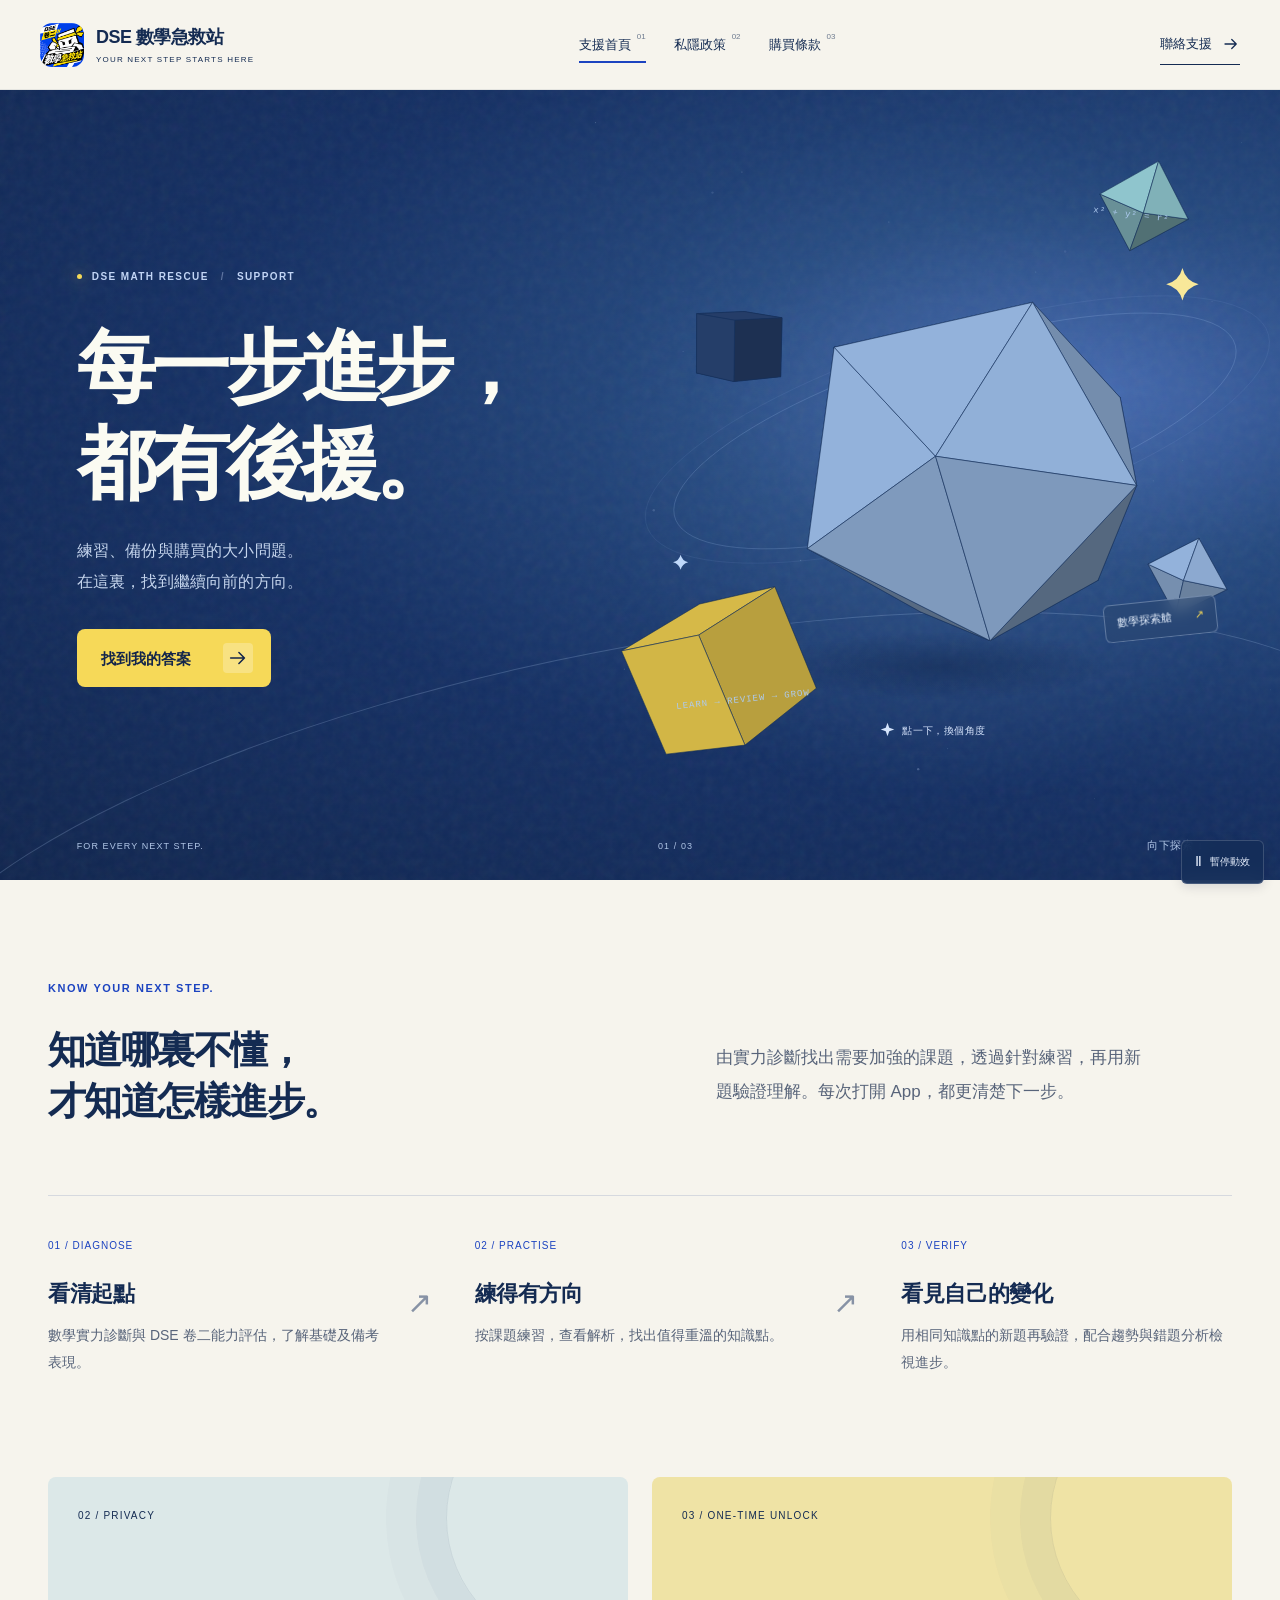
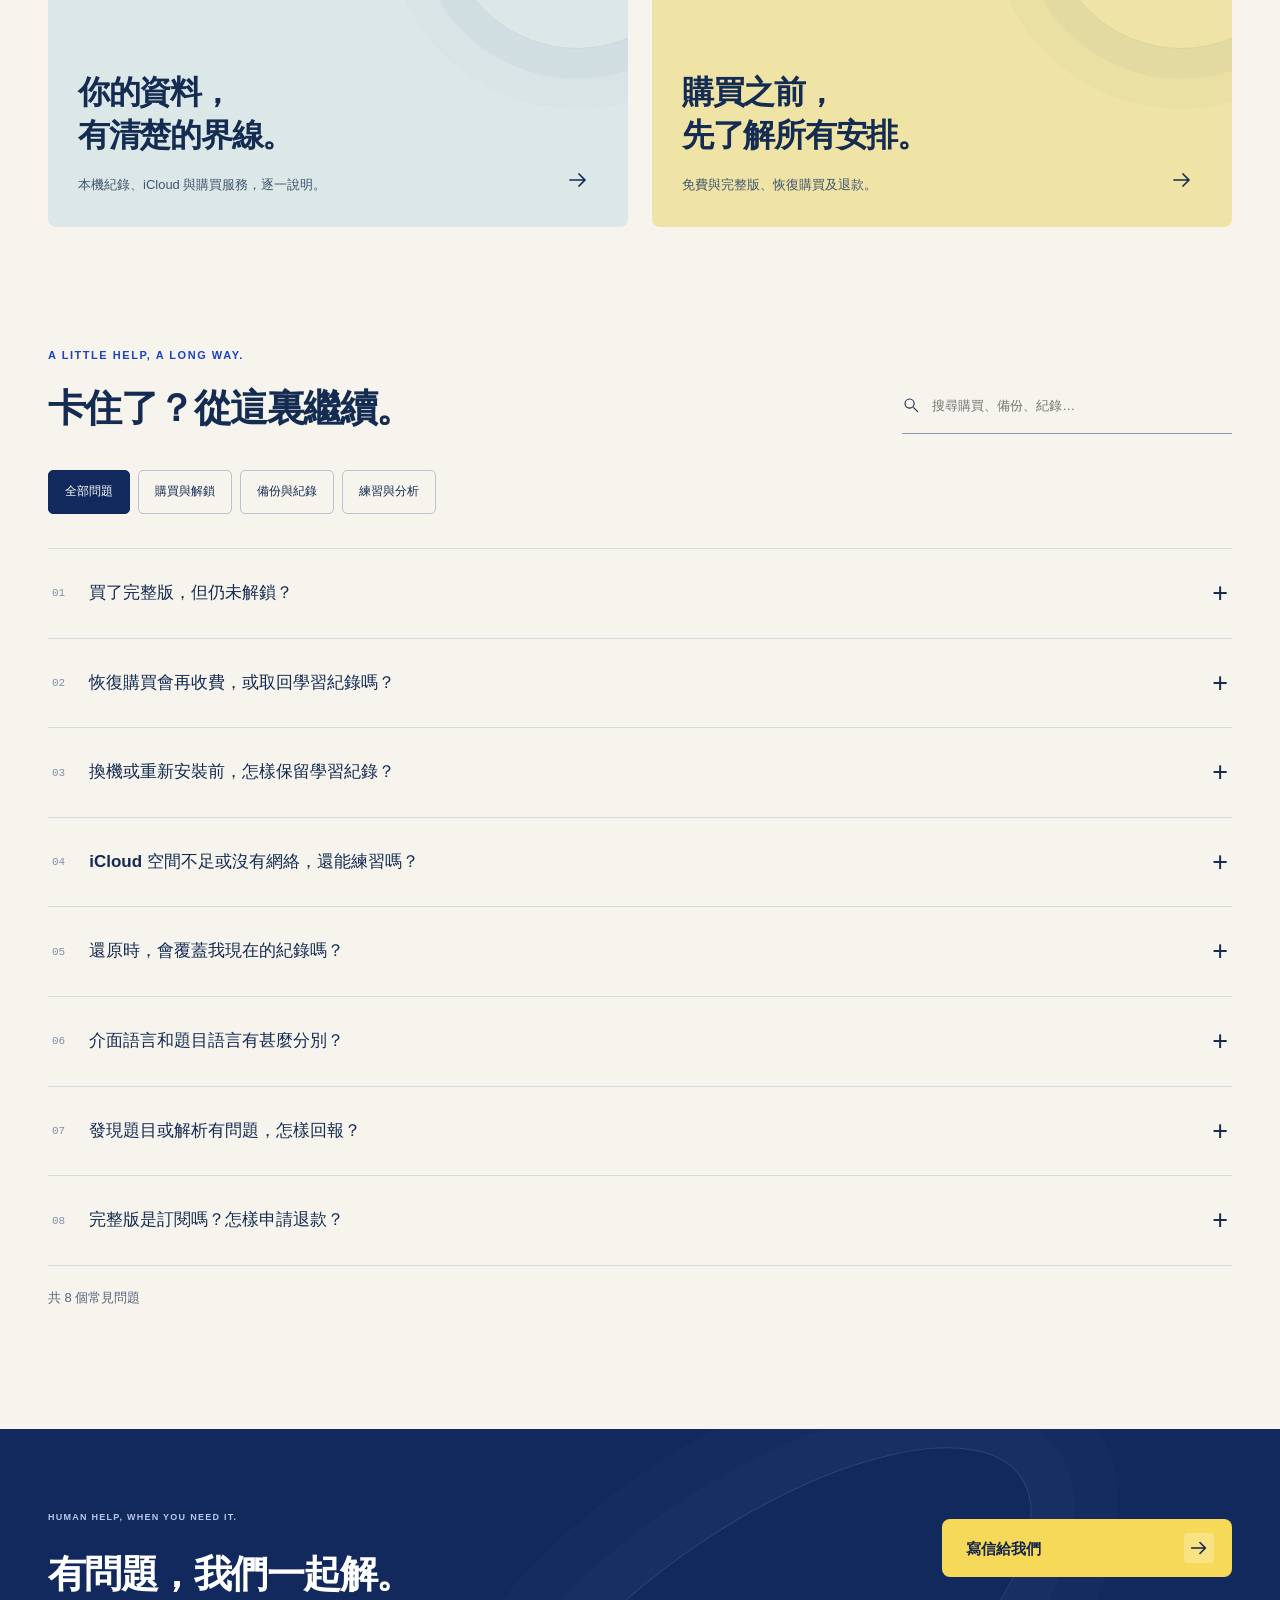
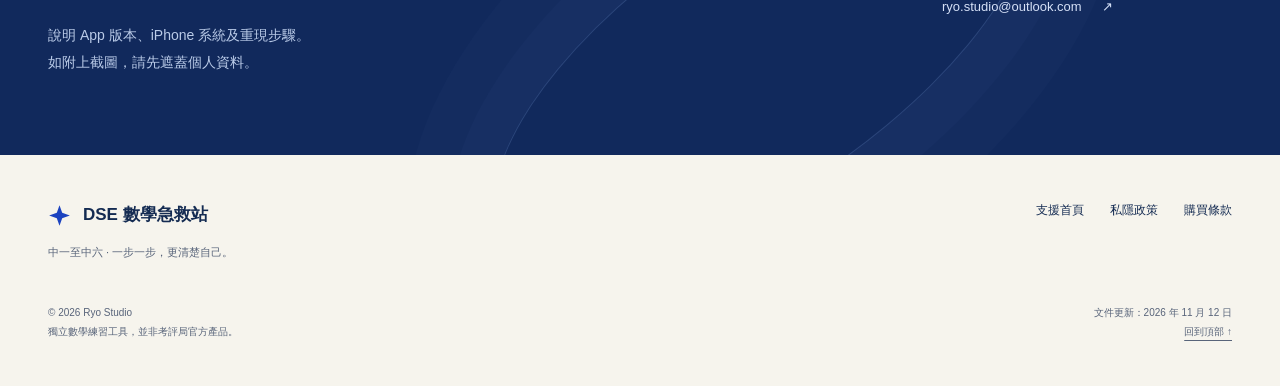
<file: index.html>
<!doctype html><html lang="zh-HK"><head><meta charset="utf-8"><meta name="viewport" content="width=device-width,initial-scale=1,viewport-fit=cover"><meta name="theme-color" content="#11295c"><meta name="color-scheme" content="light"><meta name="description" content="DSE 數學急救站支援首頁：免費練習、學習紀錄備份、一次解鎖完整版及私隱說明。"><meta name="referrer" content="strict-origin-when-cross-origin"><meta http-equiv="Content-Security-Policy" content="default-src 'self'; script-src 'self'; style-src 'self' 'unsafe-inline'; img-src 'self' data:; connect-src 'none'; object-src 'none'; base-uri 'self'; form-action 'none'; upgrade-insecure-requests"><title>支援首頁｜DSE 數學急救站</title><link rel="icon" href="brand-icon.png"><link rel="stylesheet" href="style.css"><script src="site.js" defer></script><script src="scene.js" defer></script></head><body id="top" data-page="home"><a class="skip" href="#main">跳到內容</a><header class="site-header"><a class="brand" href="index.html" aria-label="DSE 數學急救站支援首頁"><img src="brand-icon.png" width="44" height="44" alt=""><span>DSE 數學急救站<small>YOUR NEXT STEP STARTS HERE</small></span></a><button class="menu-toggle" type="button" aria-expanded="false" aria-controls="primary-nav"><span>導覽</span><i aria-hidden="true"></i></button><nav id="primary-nav" aria-label="主要導覽"><a href="index.html" aria-current="page">支援首頁<span>01</span></a><a href="privacy.html">私隱政策<span>02</span></a><a href="terms.html">購買條款<span>03</span></a></nav><a class="header-contact" href="#contact">聯絡支援 <svg class="arrow-icon" viewBox="0 0 24 24" fill="none" aria-hidden="true"><path d="M4 12h15m-6-6 6 6-6 6" stroke="currentColor" stroke-width="1.7" stroke-linecap="round" stroke-linejoin="round"/></svg></a></header><main id="main"><section class="hero hero-home" aria-labelledby="hero-title"><div class="hero-grain" aria-hidden="true"></div><div class="hero-copy"><p class="eyebrow"><span class="signal-dot"></span>DSE MATH RESCUE <i>/</i> SUPPORT</p><h1 id="hero-title">每一步進步，<br>都有後援。</h1><p class="hero-lead">練習、備份與購買的大小問題。<br>在這裏，找到繼續向前的方向。</p><a class="button button-yellow" href="#support">找到我的答案<svg class="arrow-icon" viewBox="0 0 24 24" fill="none" aria-hidden="true"><path d="M4 12h15m-6-6 6 6-6 6" stroke="currentColor" stroke-width="1.7" stroke-linecap="round" stroke-linejoin="round"/></svg></a></div><div class="scene-wrap" data-scene="home"><canvas class="world-canvas" aria-hidden="true"></canvas><div class="scene-fallback" aria-hidden="true"><div></div><span><svg class="star-icon" viewBox="0 0 40 40" fill="none" aria-hidden="true"><path d="m20 2 4.7 13.3L38 20l-13.3 4.7L20 38l-4.7-13.3L2 20l13.3-4.7L20 2Z" fill="currentColor"/></svg></span></div><div class="scene-coordinate coordinate-top" aria-hidden="true">x² + y² = r²</div><div class="scene-coordinate coordinate-bottom" aria-hidden="true">LEARN → REVIEW → GROW</div><button class="scene-interact" type="button" aria-label="改變幾何場景角度"><svg class="star-icon" viewBox="0 0 40 40" fill="none" aria-hidden="true"><path d="m20 2 4.7 13.3L38 20l-13.3 4.7L20 38l-4.7-13.3L2 20l13.3-4.7L20 2Z" fill="currentColor"/></svg><span>點一下，換個角度</span></button><span class="scene-badge">數學探索艙 <i>↗</i></span></div><div class="hero-baseline"><span>FOR EVERY NEXT STEP.</span><span>01 / 03</span><a href="#support" aria-label="向下探索">向下探索 ↓</a></div></section><section class="intro-section wrap"><p class="eyebrow">KNOW YOUR NEXT STEP.</p><div class="intro-grid"><h2>知道哪裏不懂，<br>才知道怎樣進步。</h2><p>由實力診斷找出需要加強的課題，透過針對練習，再用新題驗證理解。每次打開 App，都更清楚下一步。</p></div><div class="learning-path"><div><span>01 / DIAGNOSE</span><h3>看清起點</h3><p>數學實力診斷與 DSE 卷二能力評估，了解基礎及備考表現。</p></div><i aria-hidden="true">↗</i><div><span>02 / PRACTISE</span><h3>練得有方向</h3><p>按課題練習，查看解析，找出值得重溫的知識點。</p></div><i aria-hidden="true">↗</i><div><span>03 / VERIFY</span><h3>看見自己的變化</h3><p>用相同知識點的新題再驗證，配合趨勢與錯題分析檢視進步。</p></div></div></section><section class="world-links wrap" aria-label="探索支援內容"><a href="privacy.html"><span>02 / PRIVACY</span><div><h2>你的資料，<br>有清楚的界線。</h2><p>本機紀錄、iCloud 與購買服務，逐一說明。</p></div><svg class="arrow-icon" viewBox="0 0 24 24" fill="none" aria-hidden="true"><path d="M4 12h15m-6-6 6 6-6 6" stroke="currentColor" stroke-width="1.7" stroke-linecap="round" stroke-linejoin="round"/></svg></a><a href="terms.html"><span>03 / ONE-TIME UNLOCK</span><div><h2>購買之前，<br>先了解所有安排。</h2><p>免費與完整版、恢復購買及退款。</p></div><svg class="arrow-icon" viewBox="0 0 24 24" fill="none" aria-hidden="true"><path d="M4 12h15m-6-6 6 6-6 6" stroke="currentColor" stroke-width="1.7" stroke-linecap="round" stroke-linejoin="round"/></svg></a></section><section class="faq-section wrap" id="support"><div class="section-top"><div><p class="eyebrow">A LITTLE HELP, A LONG WAY.</p><h2>卡住了？從這裏繼續。</h2></div><label class="faq-search"><span class="sr-only">搜尋常見問題</span><svg viewBox="0 0 24 24" aria-hidden="true"><circle cx="10" cy="10" r="6"/><path d="m15 15 6 6"/></svg><input type="search" placeholder="搜尋購買、備份、紀錄…" autocomplete="off" aria-controls="faq-list"></label></div><div class="faq-filters" role="group" aria-label="問題分類"><button aria-pressed="true" data-faq-filter="all">全部問題</button><button aria-pressed="false" data-faq-filter="purchase">購買與解鎖</button><button aria-pressed="false" data-faq-filter="backup">備份與紀錄</button><button aria-pressed="false" data-faq-filter="learning">練習與分析</button></div><div id="faq-list"><details class="faq-item" data-category="purchase"><summary><span class="question-number">01</span><span>買了完整版，但仍未解鎖？</span><span class="plus" aria-hidden="true">+</span></summary><div class="faq-answer"><ol><li>確認網絡可用，並使用原購買的 Apple 帳戶。</li><li>打開「學習設定 → 完整版與購買」，按「恢復購買」。</li><li>如仍未解鎖，按「重新確認狀態及價格」，再聯絡我們。</li></ol><p>不要為了解鎖而重複付款。若購買尚待家長批准，需先等 Apple 完成批准。</p></div></details><details class="faq-item" data-category="purchase"><summary><span class="question-number">02</span><span>恢復購買會再收費，或取回學習紀錄嗎？</span><span class="plus" aria-hidden="true">+</span></summary><div class="faq-answer"><p>恢復購買只重新驗證已購買的完整版權限，本身不會再收一次購買費用，也不會還原答題紀錄。學習紀錄請使用「備份與還原」；兩者是分開的功能。</p></div></details><details class="faq-item" data-category="backup"><summary><span class="question-number">03</span><span>換機或重新安裝前，怎樣保留學習紀錄？</span><span class="plus" aria-hidden="true">+</span></summary><div class="faq-answer"><p>在支援備份功能的 iPhone 版本，打開「學習設定 → 備份與還原」，確認 iCloud 顯示最近成功的備份時間，或免費匯出一份備份檔案並確認已儲存。新裝置可查看 iCloud 備份或匯入檔案，先預覽再合併。</p><p>較舊版本沒有 App 內備份功能，請先保留 App 及資料，更新後再備份；不要急於刪除重裝。</p></div></details><details class="faq-item" data-category="backup"><summary><span class="question-number">04</span><span>iCloud 空間不足或沒有網絡，還能練習嗎？</span><span class="plus" aria-hidden="true">+</span></summary><div class="faq-answer"><p>可以。作答紀錄會繼續保存在手機，App 會標示「待備份」及上次成功時間。容量或連線恢復後，下次開啟 App 會再嘗試，也可以按「立即備份／重試」。</p><p>你亦可免費匯出檔案，保存在「我的 iPhone」或其他私人位置；不需要為了使用 App 而購買 iCloud+。</p></div></details><details class="faq-item" data-category="backup"><summary><span class="question-number">05</span><span>還原時，會覆蓋我現在的紀錄嗎？</span><span class="plus" aria-hidden="true">+</span></summary><div class="faq-answer"><p>匯入前會先顯示新增紀錄數，再與現有紀錄合併及去重。同一份紀錄若有無法自動判斷的不同內容，會讓你選擇保留哪個版本；還原前的本機副本也會保留。是否同時還原年級及語言設定，由你選擇。</p><p>目前先提供備份與手動還原，不是跨裝置即時同步。要取回其他裝置的學習進度，請主動查看並還原備份。</p></div></details><details class="faq-item" data-category="learning"><summary><span class="question-number">06</span><span>介面語言和題目語言有甚麼分別？</span><span class="plus" aria-hidden="true">+</span></summary><div class="faq-answer"><p>介面可選繁體中文、English 或简体中文；題目、選項、提示、解析及題目圖表只提供繁體中文及英文。兩項設定互相獨立，更改介面不會改變試題語言。</p></div></details><details class="faq-item" data-category="learning"><summary><span class="question-number">07</span><span>發現題目或解析有問題，怎樣回報？</span><span class="plus" aria-hidden="true">+</span></summary><div class="faq-answer"><p>請保留題目、所選答案及解析截圖，連同 App 版本及問題描述寄給我們。請先遮蓋個人資料，不需要提供學生姓名、學校或證件。</p></div></details><details class="faq-item" data-category="purchase"><summary><span class="question-number">08</span><span>完整版是訂閱嗎？怎樣申請退款？</span><span class="plus" aria-hidden="true">+</span></summary><div class="faq-answer"><p>完整版採一次購買，沒有訂閱或自動續費。退款請到 <a href="https://reportaproblem.apple.com/">Apple 回報問題網站</a>提出申請，資格及處理結果由 Apple 按適用規則決定。購買內容可先查看<a href="terms.html">購買條款</a>。</p></div></details><p class="faq-empty" hidden role="status">暫時找不到符合的問題。試試其他字眼，或直接聯絡我們。</p></div><p class="faq-count small muted" aria-live="polite">共 8 個常見問題</p></section></main><section class="contact-section" id="contact"><div class="contact-orbit" aria-hidden="true"></div><div class="wrap contact-inner"><div><p class="eyebrow">HUMAN HELP, WHEN YOU NEED IT.</p><h2>有問題，我們一起解。</h2><p>說明 App 版本、iPhone 系統及重現步驟。<br>如附上截圖，請先遮蓋個人資料。</p></div><div class="contact-actions"><a class="button button-yellow" href="mailto:ryo.studio@outlook.com?subject=DSE%20%E6%95%B8%E5%AD%B8%E6%80%A5%E6%95%91%E7%AB%99%E6%94%AF%E6%8F%B4">寫信給我們 <svg class="arrow-icon" viewBox="0 0 24 24" fill="none" aria-hidden="true"><path d="M4 12h15m-6-6 6 6-6 6" stroke="currentColor" stroke-width="1.7" stroke-linecap="round" stroke-linejoin="round"/></svg></a><button class="copy-email" type="button" data-email="ryo.studio@outlook.com" aria-label="複製支援電郵">ryo.studio@outlook.com <span>↗</span></button><span class="copy-status" role="status" aria-live="polite"></span></div></div></section><footer class="site-footer wrap"><div><a class="footer-brand" href="index.html"><svg class="star-icon" viewBox="0 0 40 40" fill="none" aria-hidden="true"><path d="m20 2 4.7 13.3L38 20l-13.3 4.7L20 38l-4.7-13.3L2 20l13.3-4.7L20 2Z" fill="currentColor"/></svg> DSE 數學急救站</a><p>中一至中六 · 一步一步，更清楚自己。</p></div><nav aria-label="頁尾導覽"><a href="index.html" aria-current="page">支援首頁<span>01</span></a><a href="privacy.html">私隱政策<span>02</span></a><a href="terms.html">購買條款<span>03</span></a></nav><p class="legal-line">© 2026 Ryo Studio<br>獨立數學練習工具，並非考評局官方產品。</p><p class="legal-line">文件更新：2026 年 11 月 12 日<br><a href="#top">回到頂部 ↑</a></p></footer><button class="motion-toggle" type="button" aria-pressed="false" aria-label="暫停背景動效"><span aria-hidden="true">Ⅱ</span><span class="motion-label">暫停動效</span></button></body></html>
</file>
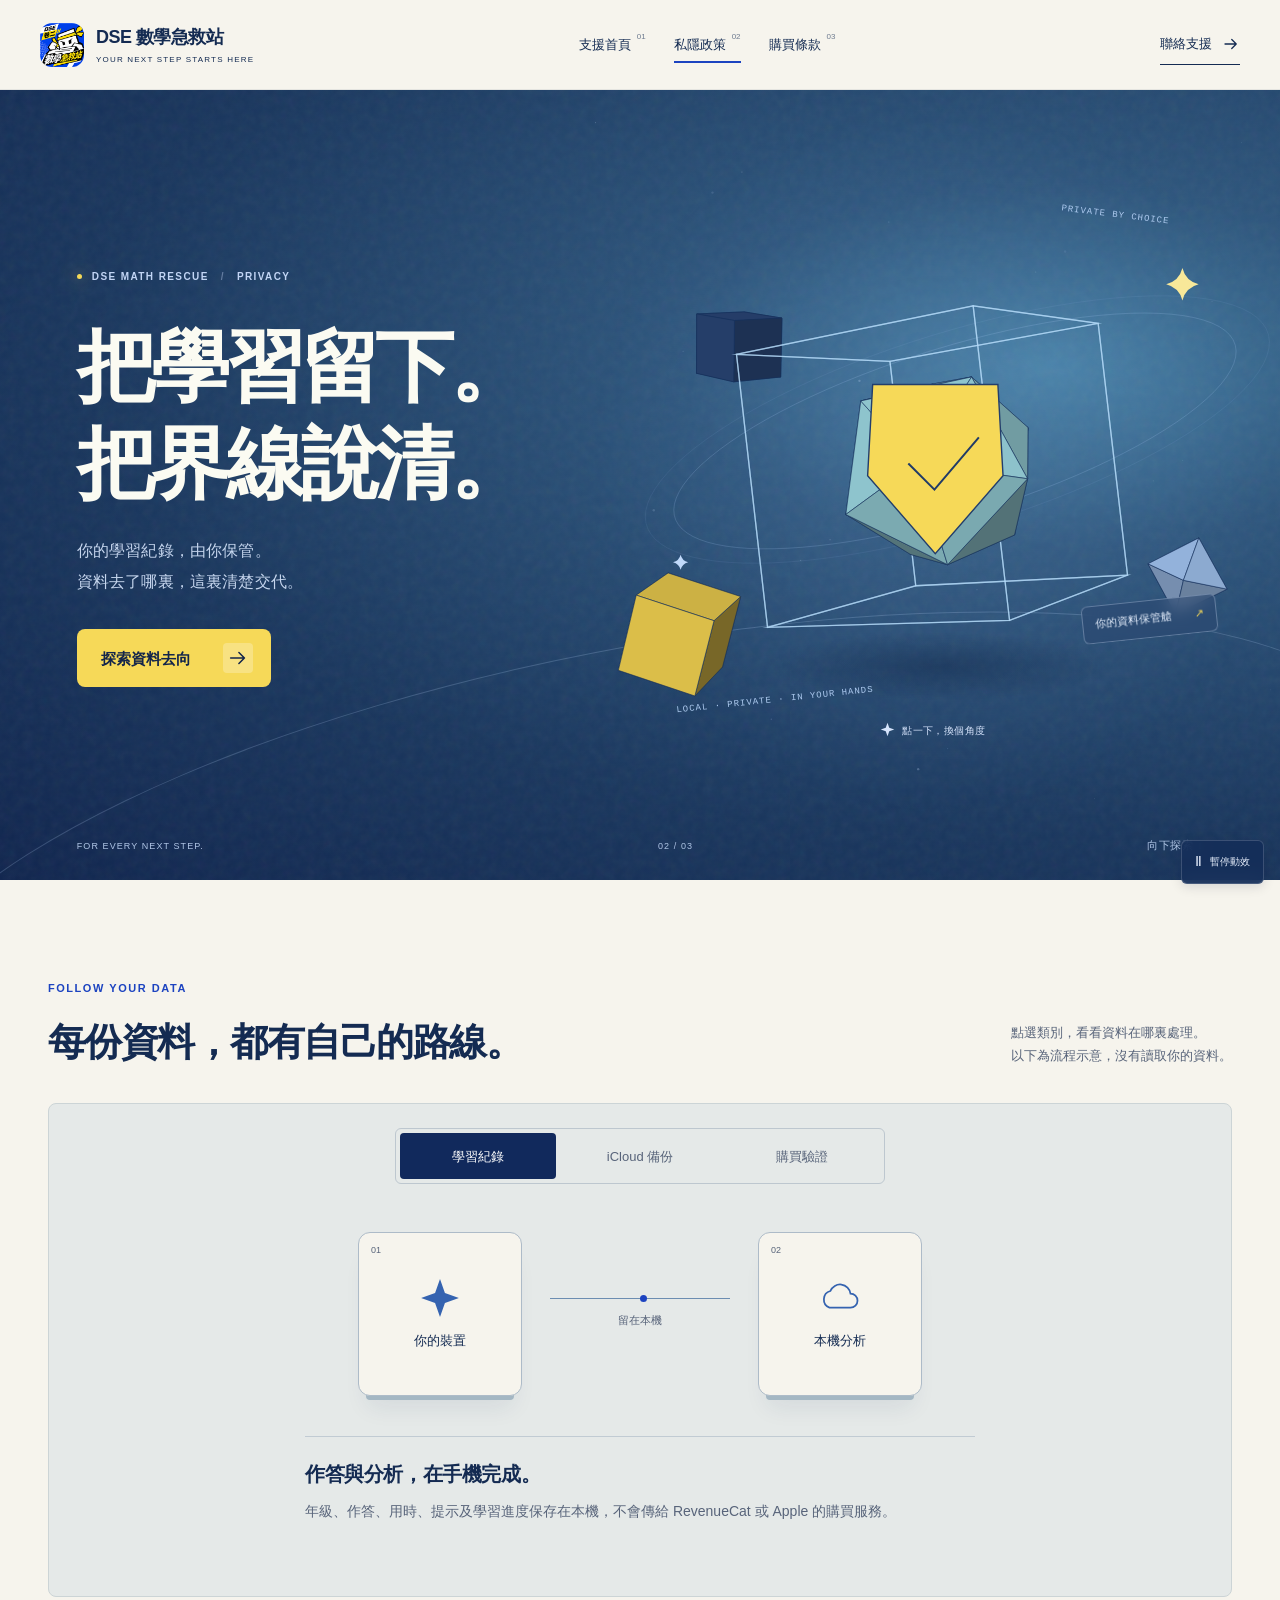
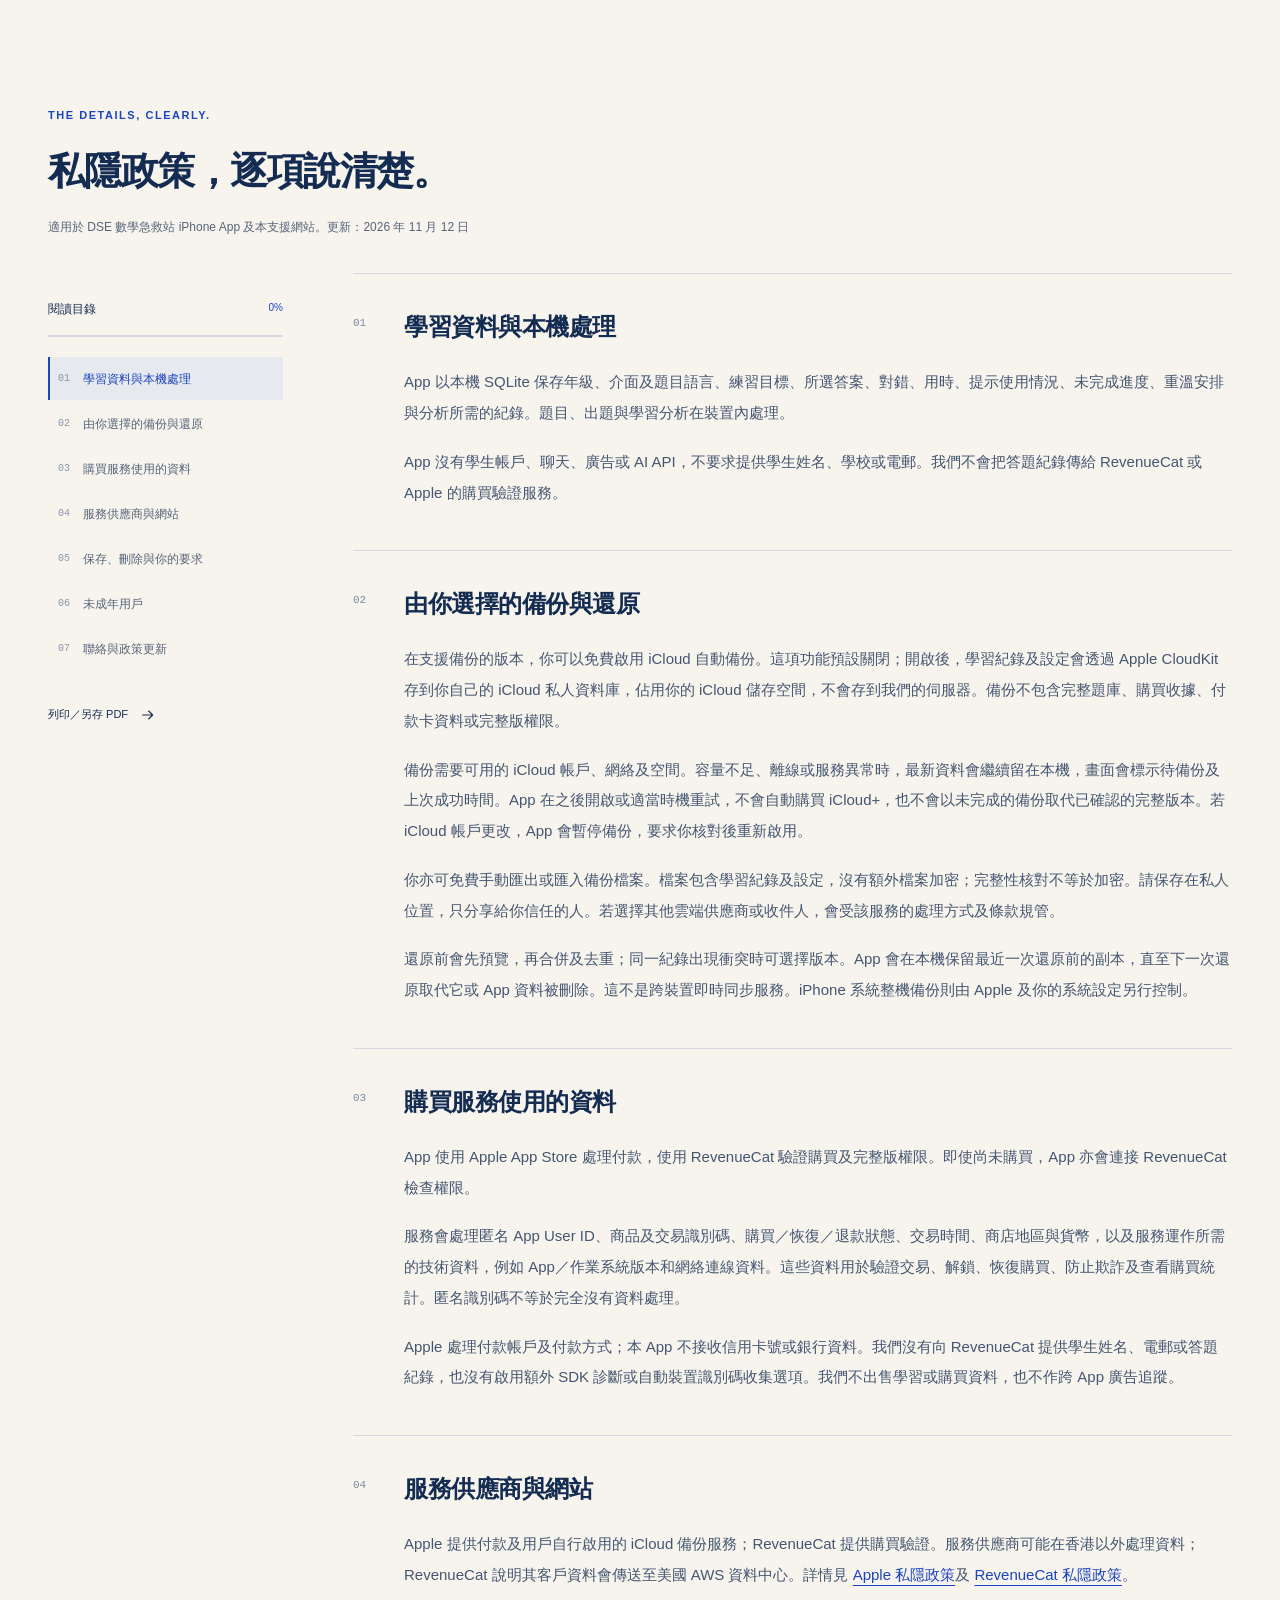
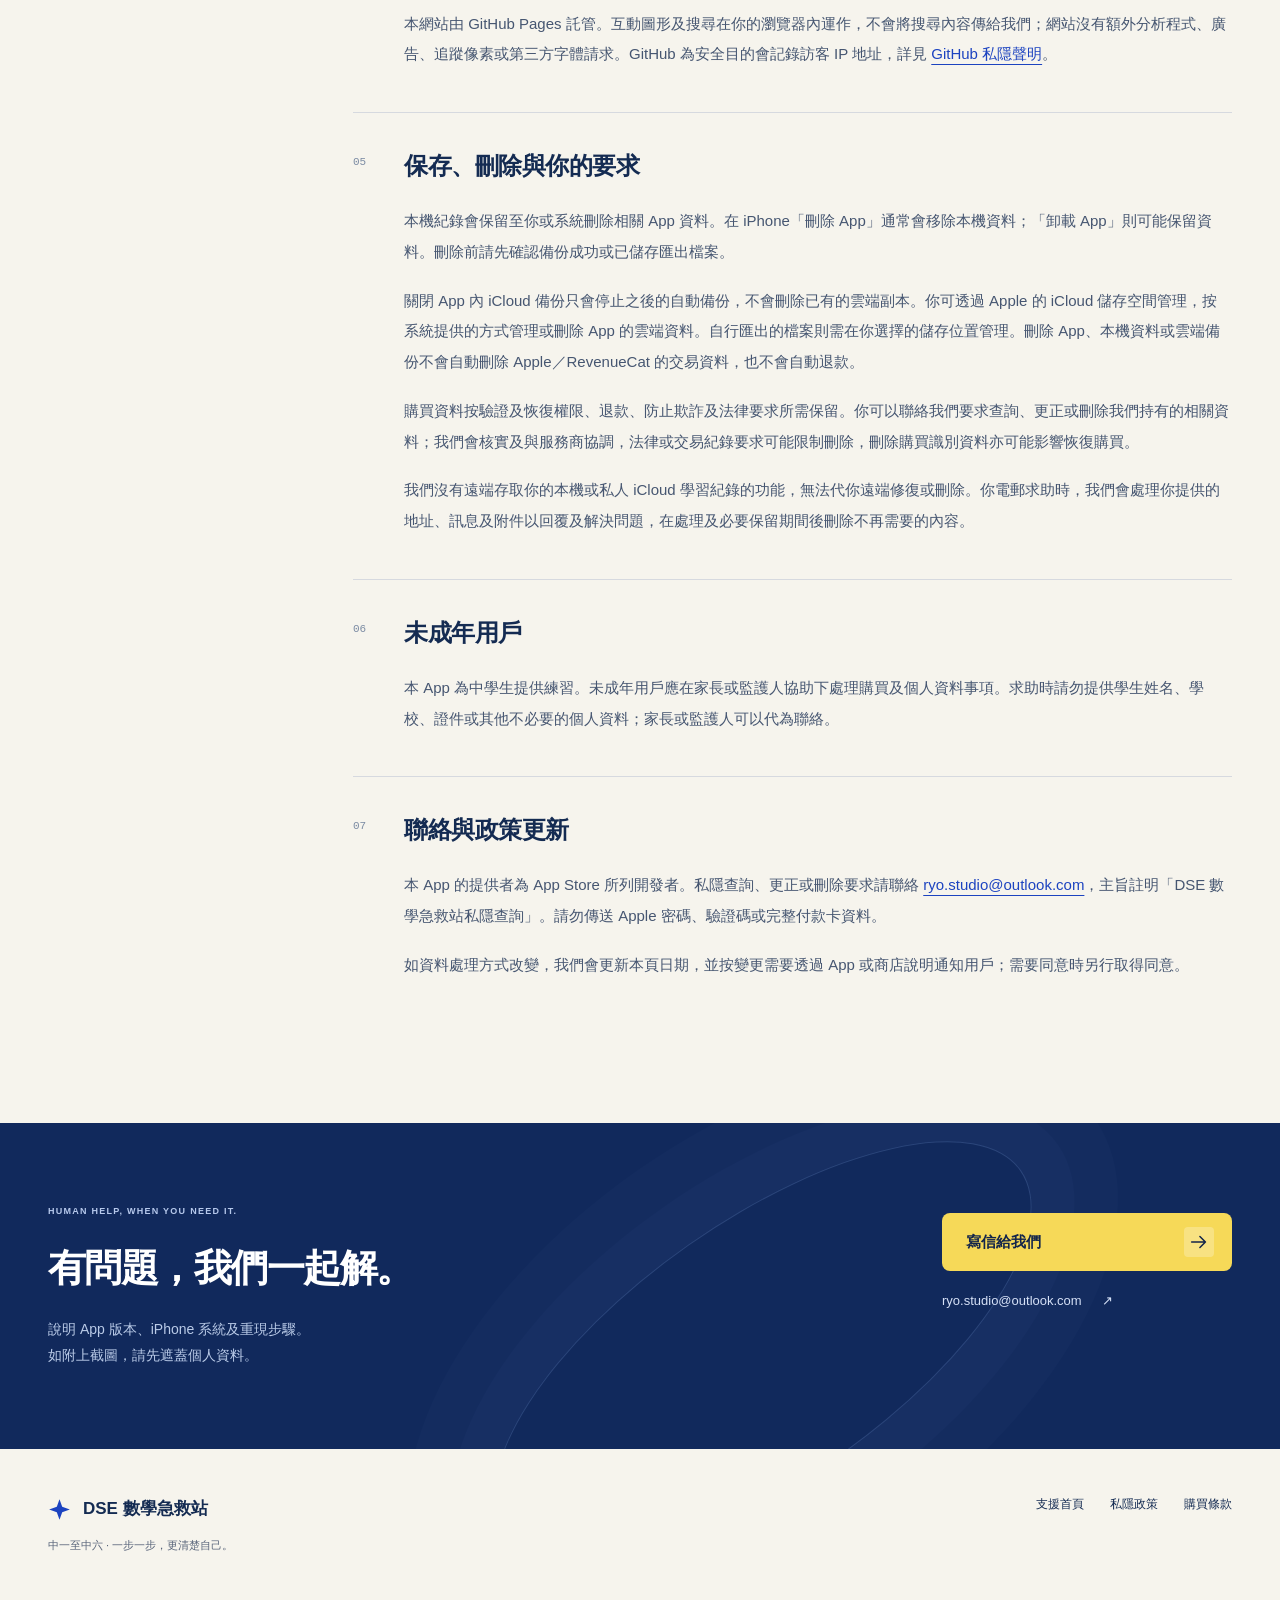
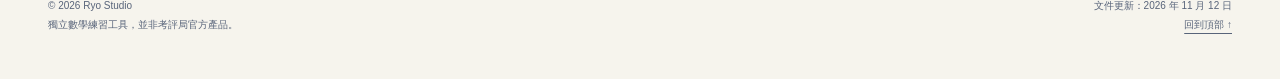
<file: privacy.html>
<!doctype html><html lang="zh-HK"><head><meta charset="utf-8"><meta name="viewport" content="width=device-width,initial-scale=1,viewport-fit=cover"><meta name="theme-color" content="#11295c"><meta name="color-scheme" content="light"><meta name="description" content="DSE 數學急救站私隱政策：免費練習、學習紀錄備份、一次解鎖完整版及私隱說明。"><meta name="referrer" content="strict-origin-when-cross-origin"><meta http-equiv="Content-Security-Policy" content="default-src 'self'; script-src 'self'; style-src 'self' 'unsafe-inline'; img-src 'self' data:; connect-src 'none'; object-src 'none'; base-uri 'self'; form-action 'none'; upgrade-insecure-requests"><title>私隱政策｜DSE 數學急救站</title><link rel="icon" href="brand-icon.png"><link rel="stylesheet" href="style.css"><script src="site.js" defer></script><script src="scene.js" defer></script></head><body id="top" data-page="privacy"><a class="skip" href="#main">跳到內容</a><header class="site-header"><a class="brand" href="index.html" aria-label="DSE 數學急救站支援首頁"><img src="brand-icon.png" width="44" height="44" alt=""><span>DSE 數學急救站<small>YOUR NEXT STEP STARTS HERE</small></span></a><button class="menu-toggle" type="button" aria-expanded="false" aria-controls="primary-nav"><span>導覽</span><i aria-hidden="true"></i></button><nav id="primary-nav" aria-label="主要導覽"><a href="index.html">支援首頁<span>01</span></a><a href="privacy.html" aria-current="page">私隱政策<span>02</span></a><a href="terms.html">購買條款<span>03</span></a></nav><a class="header-contact" href="#contact">聯絡支援 <svg class="arrow-icon" viewBox="0 0 24 24" fill="none" aria-hidden="true"><path d="M4 12h15m-6-6 6 6-6 6" stroke="currentColor" stroke-width="1.7" stroke-linecap="round" stroke-linejoin="round"/></svg></a></header><main id="main"><section class="hero hero-privacy" aria-labelledby="hero-title"><div class="hero-grain" aria-hidden="true"></div><div class="hero-copy"><p class="eyebrow"><span class="signal-dot"></span>DSE MATH RESCUE <i>/</i> PRIVACY</p><h1 id="hero-title">把學習留下。<br>把界線說清。</h1><p class="hero-lead">你的學習紀錄，由你保管。<br>資料去了哪裏，這裏清楚交代。</p><a class="button button-yellow" href="#data-map">探索資料去向<svg class="arrow-icon" viewBox="0 0 24 24" fill="none" aria-hidden="true"><path d="M4 12h15m-6-6 6 6-6 6" stroke="currentColor" stroke-width="1.7" stroke-linecap="round" stroke-linejoin="round"/></svg></a></div><div class="scene-wrap" data-scene="privacy"><canvas class="world-canvas" aria-hidden="true"></canvas><div class="scene-fallback" aria-hidden="true"><div></div><span><svg class="star-icon" viewBox="0 0 40 40" fill="none" aria-hidden="true"><path d="m20 2 4.7 13.3L38 20l-13.3 4.7L20 38l-4.7-13.3L2 20l13.3-4.7L20 2Z" fill="currentColor"/></svg></span></div><div class="scene-coordinate coordinate-top" aria-hidden="true">PRIVATE BY CHOICE</div><div class="scene-coordinate coordinate-bottom" aria-hidden="true">LOCAL · PRIVATE · IN YOUR HANDS</div><button class="scene-interact" type="button" aria-label="改變幾何場景角度"><svg class="star-icon" viewBox="0 0 40 40" fill="none" aria-hidden="true"><path d="m20 2 4.7 13.3L38 20l-13.3 4.7L20 38l-4.7-13.3L2 20l13.3-4.7L20 2Z" fill="currentColor"/></svg><span>點一下，換個角度</span></button><span class="scene-badge">你的資料保管艙 <i>↗</i></span></div><div class="hero-baseline"><span>FOR EVERY NEXT STEP.</span><span>02 / 03</span><a href="#data-map" aria-label="向下探索">向下探索 ↓</a></div></section><section class="data-section wrap" id="data-map"><div class="section-top"><div><p class="eyebrow">FOLLOW YOUR DATA</p><h2>每份資料，都有自己的路線。</h2></div><p class="muted">點選類別，看看資料在哪裏處理。<br>以下為流程示意，沒有讀取你的資料。</p></div><div class="data-explorer"><div class="data-tabs" role="tablist" aria-label="資料類別"><button id="data-tab-learning" role="tab" aria-selected="true" aria-controls="data-panel" data-data-tab="learning">學習紀錄</button><button id="data-tab-cloud" role="tab" aria-selected="false" aria-controls="data-panel" data-data-tab="cloud">iCloud 備份</button><button id="data-tab-purchase" role="tab" aria-selected="false" aria-controls="data-panel" data-data-tab="purchase">購買驗證</button></div><div class="data-map" aria-hidden="true"><div class="map-node node-device"><span>01</span><svg class="star-icon" viewBox="0 0 40 40" fill="none" aria-hidden="true"><path d="m20 2 4.7 13.3L38 20l-13.3 4.7L20 38l-4.7-13.3L2 20l13.3-4.7L20 2Z" fill="currentColor"/></svg><strong>你的裝置</strong></div><div class="map-link"><i></i><b>留在本機</b></div><div class="map-node node-destination"><span>02</span><svg viewBox="0 0 48 48" fill="none"><path d="M12 35h24a8 8 0 0 0 0-16 12 12 0 0 0-23-3 10 10 0 0 0-1 19Z" stroke="currentColor" stroke-width="2"/></svg><strong>本機分析</strong></div></div><div id="data-panel" role="tabpanel" aria-labelledby="data-tab-learning" tabindex="0"><h3>作答與分析，在手機完成。</h3><p>年級、作答、用時、提示及學習進度保存在本機，不會傳給 RevenueCat 或 Apple 的購買服務。</p></div></div></section><section class="document-heading wrap" id="policy"><p class="eyebrow">THE DETAILS, CLEARLY.</p><h2>私隱政策，逐項說清楚。</h2><p class="muted">適用於 DSE 數學急救站 iPhone App 及本支援網站。更新：2026 年 11 月 12 日</p></section><div class="document-layout wrap"><aside class="contents" aria-label="本頁目錄"><p>閱讀目錄 <span class="reading-label">0%</span></p><div class="reading-track"><span></span></div><nav><a href="#privacy-learning"><span>01</span>學習資料與本機處理</a><a href="#privacy-backup"><span>02</span>由你選擇的備份與還原</a><a href="#privacy-purchases"><span>03</span>購買服務使用的資料</a><a href="#privacy-providers"><span>04</span>服務供應商與網站</a><a href="#privacy-retention"><span>05</span>保存、刪除與你的要求</a><a href="#privacy-minors"><span>06</span>未成年用戶</a><a href="#privacy-contact"><span>07</span>聯絡與政策更新</a></nav><button class="text-button" type="button" data-print>列印／另存 PDF <svg class="arrow-icon" viewBox="0 0 24 24" fill="none" aria-hidden="true"><path d="M4 12h15m-6-6 6 6-6 6" stroke="currentColor" stroke-width="1.7" stroke-linecap="round" stroke-linejoin="round"/></svg></button></aside><article class="policy-body"><section class="policy-section" id="privacy-learning"><div class="section-index">01</div><div><h2>學習資料與本機處理</h2><p>App 以本機 SQLite 保存年級、介面及題目語言、練習目標、所選答案、對錯、用時、提示使用情況、未完成進度、重溫安排與分析所需的紀錄。題目、出題與學習分析在裝置內處理。</p><p>App 沒有學生帳戶、聊天、廣告或 AI API，不要求提供學生姓名、學校或電郵。我們不會把答題紀錄傳給 RevenueCat 或 Apple 的購買驗證服務。</p></div></section><section class="policy-section" id="privacy-backup"><div class="section-index">02</div><div><h2>由你選擇的備份與還原</h2><p>在支援備份的版本，你可以免費啟用 iCloud 自動備份。這項功能預設關閉；開啟後，學習紀錄及設定會透過 Apple CloudKit 存到你自己的 iCloud 私人資料庫，佔用你的 iCloud 儲存空間，不會存到我們的伺服器。備份不包含完整題庫、購買收據、付款卡資料或完整版權限。</p><p>備份需要可用的 iCloud 帳戶、網絡及空間。容量不足、離線或服務異常時，最新資料會繼續留在本機，畫面會標示待備份及上次成功時間。App 在之後開啟或適當時機重試，不會自動購買 iCloud+，也不會以未完成的備份取代已確認的完整版本。若 iCloud 帳戶更改，App 會暫停備份，要求你核對後重新啟用。</p><p>你亦可免費手動匯出或匯入備份檔案。檔案包含學習紀錄及設定，沒有額外檔案加密；完整性核對不等於加密。請保存在私人位置，只分享給你信任的人。若選擇其他雲端供應商或收件人，會受該服務的處理方式及條款規管。</p><p>還原前會先預覽，再合併及去重；同一紀錄出現衝突時可選擇版本。App 會在本機保留最近一次還原前的副本，直至下一次還原取代它或 App 資料被刪除。這不是跨裝置即時同步服務。iPhone 系統整機備份則由 Apple 及你的系統設定另行控制。</p></div></section><section class="policy-section" id="privacy-purchases"><div class="section-index">03</div><div><h2>購買服務使用的資料</h2><p>App 使用 Apple App Store 處理付款，使用 RevenueCat 驗證購買及完整版權限。即使尚未購買，App 亦會連接 RevenueCat 檢查權限。</p><p>服務會處理匿名 App User ID、商品及交易識別碼、購買／恢復／退款狀態、交易時間、商店地區與貨幣，以及服務運作所需的技術資料，例如 App／作業系統版本和網絡連線資料。這些資料用於驗證交易、解鎖、恢復購買、防止欺詐及查看購買統計。匿名識別碼不等於完全沒有資料處理。</p><p>Apple 處理付款帳戶及付款方式；本 App 不接收信用卡號或銀行資料。我們沒有向 RevenueCat 提供學生姓名、電郵或答題紀錄，也沒有啟用額外 SDK 診斷或自動裝置識別碼收集選項。我們不出售學習或購買資料，也不作跨 App 廣告追蹤。</p></div></section><section class="policy-section" id="privacy-providers"><div class="section-index">04</div><div><h2>服務供應商與網站</h2><p>Apple 提供付款及用戶自行啟用的 iCloud 備份服務；RevenueCat 提供購買驗證。服務供應商可能在香港以外處理資料；RevenueCat 說明其客戶資料會傳送至美國 AWS 資料中心。詳情見 <a href="https://www.apple.com/legal/privacy/">Apple 私隱政策</a>及 <a href="https://www.revenuecat.com/privacy">RevenueCat 私隱政策</a>。</p><p>本網站由 GitHub Pages 託管。互動圖形及搜尋在你的瀏覽器內運作，不會將搜尋內容傳給我們；網站沒有額外分析程式、廣告、追蹤像素或第三方字體請求。GitHub 為安全目的會記錄訪客 IP 地址，詳見 <a href="https://docs.github.com/en/site-policy/privacy-policies/github-general-privacy-statement">GitHub 私隱聲明</a>。</p></div></section><section class="policy-section" id="privacy-retention"><div class="section-index">05</div><div><h2>保存、刪除與你的要求</h2><p>本機紀錄會保留至你或系統刪除相關 App 資料。在 iPhone「刪除 App」通常會移除本機資料；「卸載 App」則可能保留資料。刪除前請先確認備份成功或已儲存匯出檔案。</p><p>關閉 App 內 iCloud 備份只會停止之後的自動備份，不會刪除已有的雲端副本。你可透過 Apple 的 iCloud 儲存空間管理，按系統提供的方式管理或刪除 App 的雲端資料。自行匯出的檔案則需在你選擇的儲存位置管理。刪除 App、本機資料或雲端備份不會自動刪除 Apple／RevenueCat 的交易資料，也不會自動退款。</p><p>購買資料按驗證及恢復權限、退款、防止欺詐及法律要求所需保留。你可以聯絡我們要求查詢、更正或刪除我們持有的相關資料；我們會核實及與服務商協調，法律或交易紀錄要求可能限制刪除，刪除購買識別資料亦可能影響恢復購買。</p><p>我們沒有遠端存取你的本機或私人 iCloud 學習紀錄的功能，無法代你遠端修復或刪除。你電郵求助時，我們會處理你提供的地址、訊息及附件以回覆及解決問題，在處理及必要保留期間後刪除不再需要的內容。</p></div></section><section class="policy-section" id="privacy-minors"><div class="section-index">06</div><div><h2>未成年用戶</h2><p>本 App 為中學生提供練習。未成年用戶應在家長或監護人協助下處理購買及個人資料事項。求助時請勿提供學生姓名、學校、證件或其他不必要的個人資料；家長或監護人可以代為聯絡。</p></div></section><section class="policy-section" id="privacy-contact"><div class="section-index">07</div><div><h2>聯絡與政策更新</h2><p>本 App 的提供者為 App Store 所列開發者。私隱查詢、更正或刪除要求請聯絡 <a href="mailto:ryo.studio@outlook.com">ryo.studio@outlook.com</a>，主旨註明「DSE 數學急救站私隱查詢」。請勿傳送 Apple 密碼、驗證碼或完整付款卡資料。</p><p>如資料處理方式改變，我們會更新本頁日期，並按變更需要透過 App 或商店說明通知用戶；需要同意時另行取得同意。</p></div></section></article></div></main><section class="contact-section" id="contact"><div class="contact-orbit" aria-hidden="true"></div><div class="wrap contact-inner"><div><p class="eyebrow">HUMAN HELP, WHEN YOU NEED IT.</p><h2>有問題，我們一起解。</h2><p>說明 App 版本、iPhone 系統及重現步驟。<br>如附上截圖，請先遮蓋個人資料。</p></div><div class="contact-actions"><a class="button button-yellow" href="mailto:ryo.studio@outlook.com?subject=DSE%20%E6%95%B8%E5%AD%B8%E6%80%A5%E6%95%91%E7%AB%99%E6%94%AF%E6%8F%B4">寫信給我們 <svg class="arrow-icon" viewBox="0 0 24 24" fill="none" aria-hidden="true"><path d="M4 12h15m-6-6 6 6-6 6" stroke="currentColor" stroke-width="1.7" stroke-linecap="round" stroke-linejoin="round"/></svg></a><button class="copy-email" type="button" data-email="ryo.studio@outlook.com" aria-label="複製支援電郵">ryo.studio@outlook.com <span>↗</span></button><span class="copy-status" role="status" aria-live="polite"></span></div></div></section><footer class="site-footer wrap"><div><a class="footer-brand" href="index.html"><svg class="star-icon" viewBox="0 0 40 40" fill="none" aria-hidden="true"><path d="m20 2 4.7 13.3L38 20l-13.3 4.7L20 38l-4.7-13.3L2 20l13.3-4.7L20 2Z" fill="currentColor"/></svg> DSE 數學急救站</a><p>中一至中六 · 一步一步，更清楚自己。</p></div><nav aria-label="頁尾導覽"><a href="index.html">支援首頁<span>01</span></a><a href="privacy.html" aria-current="page">私隱政策<span>02</span></a><a href="terms.html">購買條款<span>03</span></a></nav><p class="legal-line">© 2026 Ryo Studio<br>獨立數學練習工具，並非考評局官方產品。</p><p class="legal-line">文件更新：2026 年 11 月 12 日<br><a href="#top">回到頂部 ↑</a></p></footer><button class="motion-toggle" type="button" aria-pressed="false" aria-label="暫停背景動效"><span aria-hidden="true">Ⅱ</span><span class="motion-label">暫停動效</span></button></body></html>
</file>
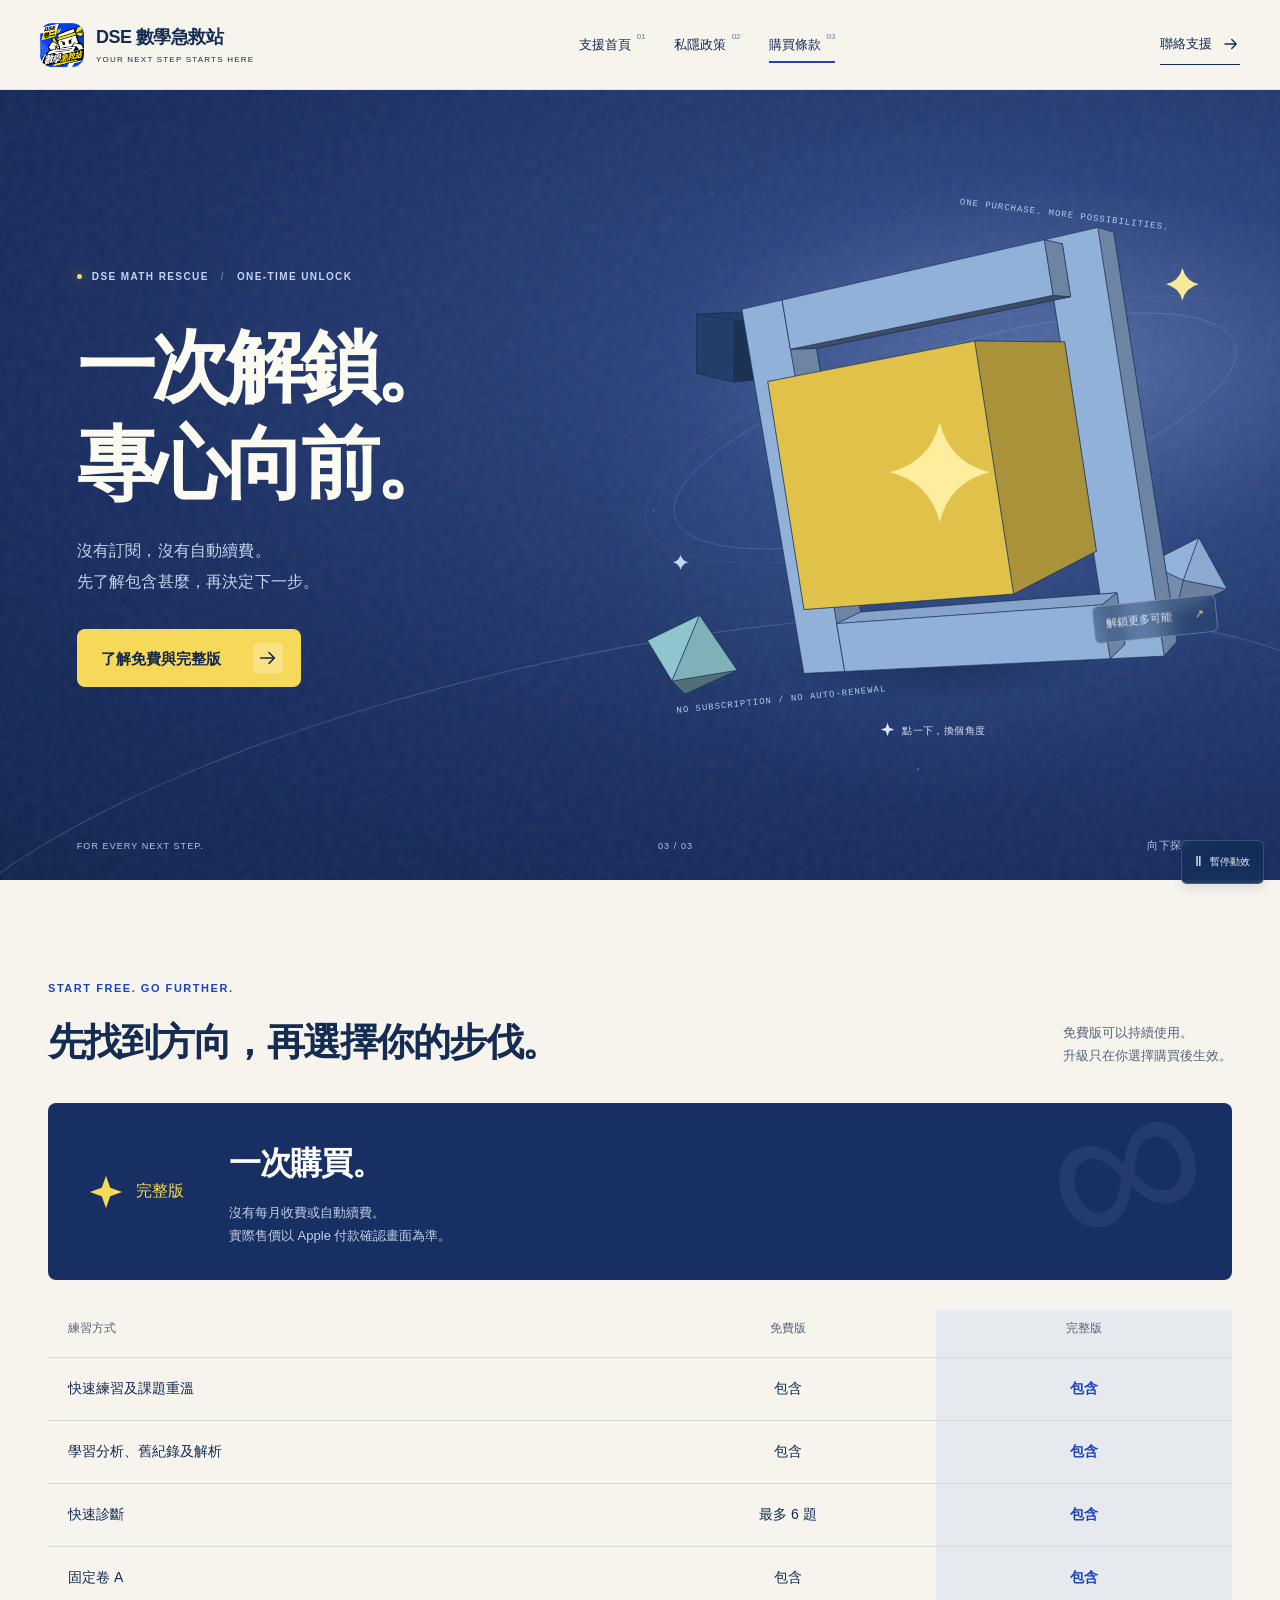
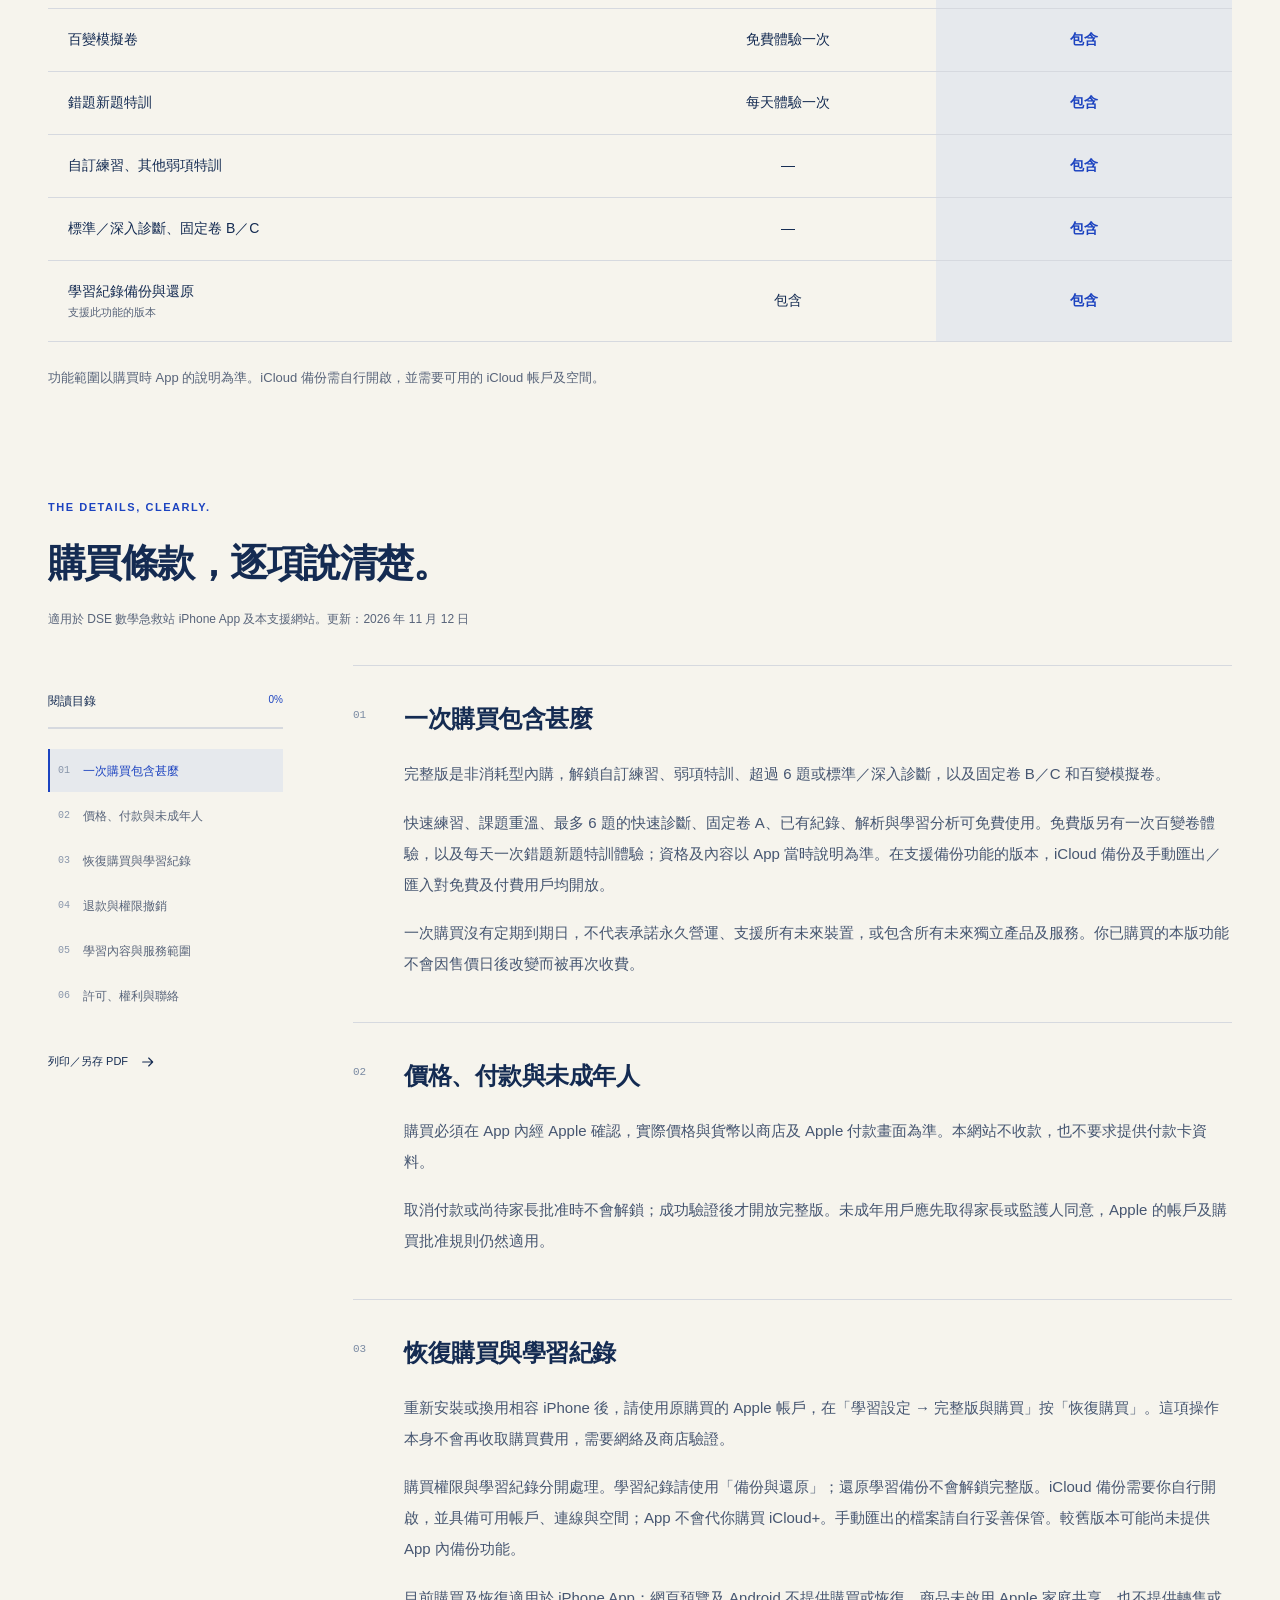
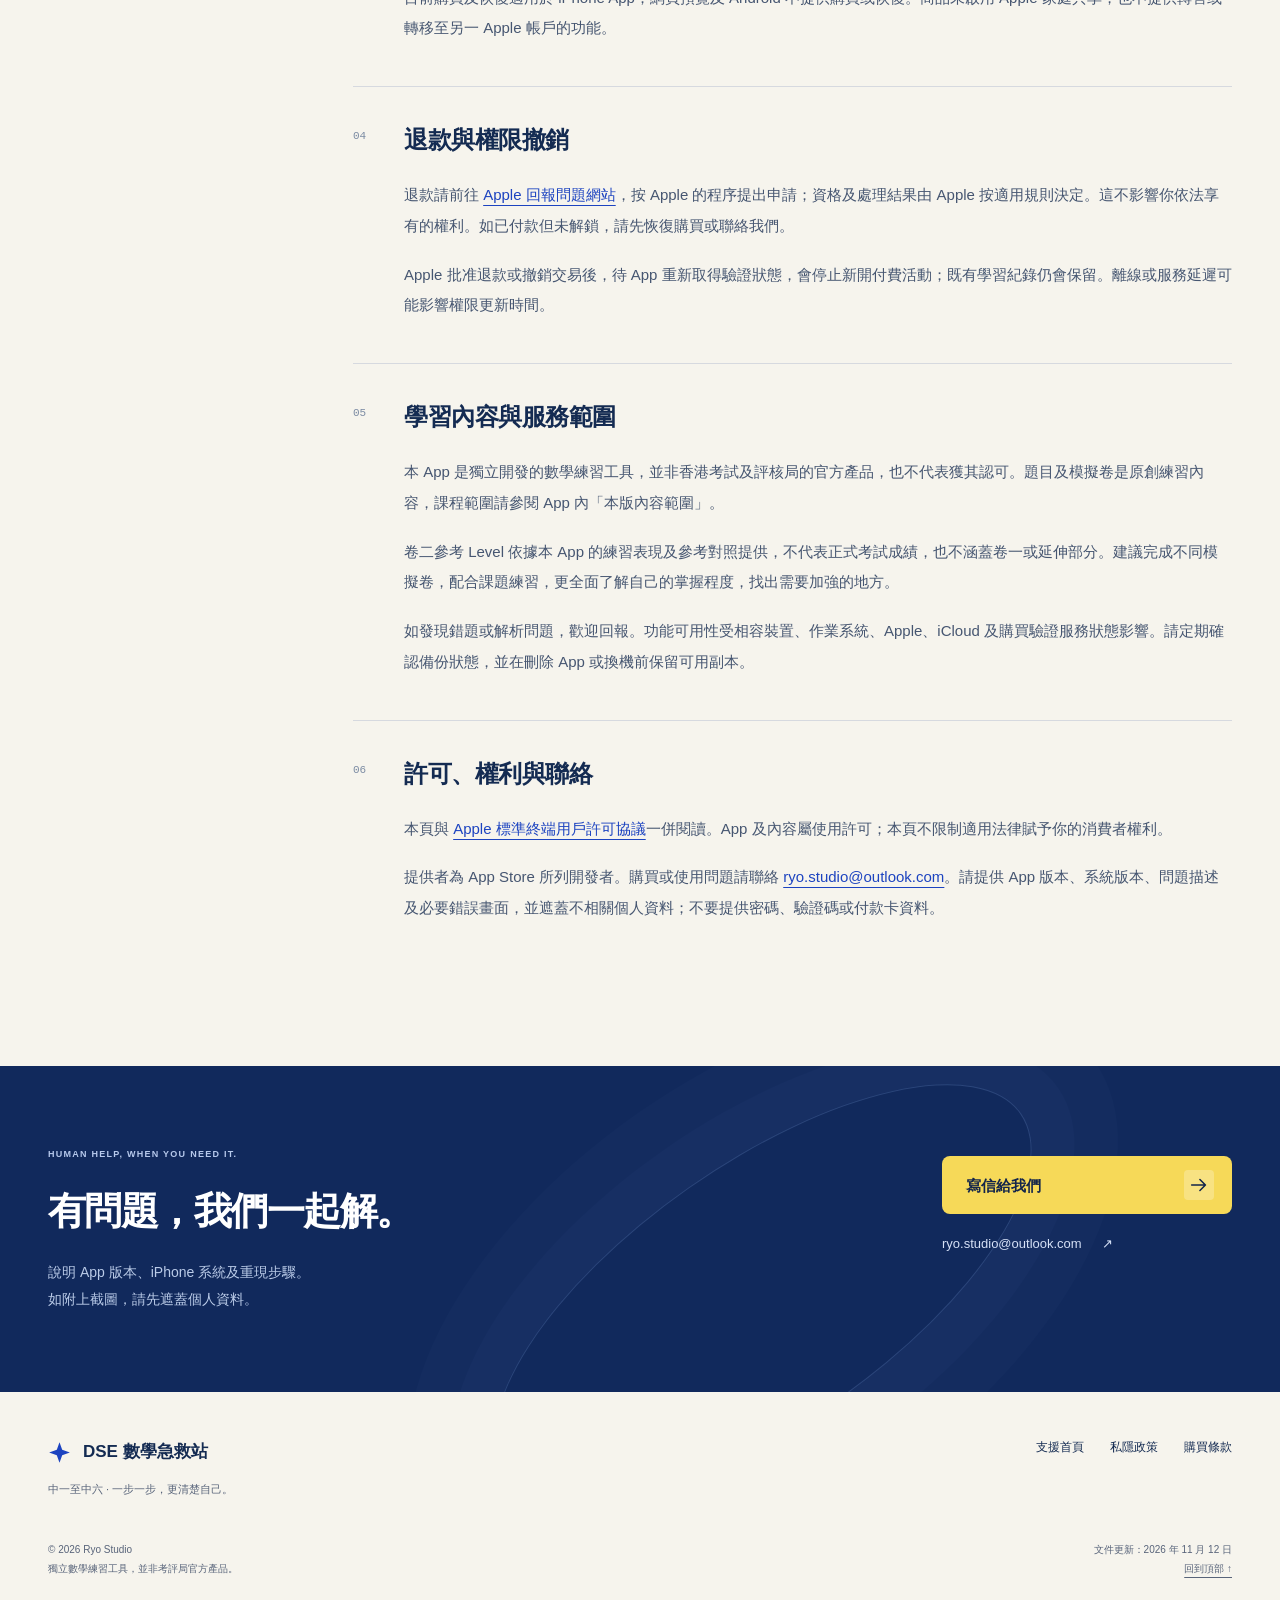
<file: terms.html>
<!doctype html><html lang="zh-HK"><head><meta charset="utf-8"><meta name="viewport" content="width=device-width,initial-scale=1,viewport-fit=cover"><meta name="theme-color" content="#11295c"><meta name="color-scheme" content="light"><meta name="description" content="DSE 數學急救站購買條款：免費練習、學習紀錄備份、一次解鎖完整版及私隱說明。"><meta name="referrer" content="strict-origin-when-cross-origin"><meta http-equiv="Content-Security-Policy" content="default-src 'self'; script-src 'self'; style-src 'self' 'unsafe-inline'; img-src 'self' data:; connect-src 'none'; object-src 'none'; base-uri 'self'; form-action 'none'; upgrade-insecure-requests"><title>購買條款｜DSE 數學急救站</title><link rel="icon" href="brand-icon.png"><link rel="stylesheet" href="style.css"><script src="site.js" defer></script><script src="scene.js" defer></script></head><body id="top" data-page="terms"><a class="skip" href="#main">跳到內容</a><header class="site-header"><a class="brand" href="index.html" aria-label="DSE 數學急救站支援首頁"><img src="brand-icon.png" width="44" height="44" alt=""><span>DSE 數學急救站<small>YOUR NEXT STEP STARTS HERE</small></span></a><button class="menu-toggle" type="button" aria-expanded="false" aria-controls="primary-nav"><span>導覽</span><i aria-hidden="true"></i></button><nav id="primary-nav" aria-label="主要導覽"><a href="index.html">支援首頁<span>01</span></a><a href="privacy.html">私隱政策<span>02</span></a><a href="terms.html" aria-current="page">購買條款<span>03</span></a></nav><a class="header-contact" href="#contact">聯絡支援 <svg class="arrow-icon" viewBox="0 0 24 24" fill="none" aria-hidden="true"><path d="M4 12h15m-6-6 6 6-6 6" stroke="currentColor" stroke-width="1.7" stroke-linecap="round" stroke-linejoin="round"/></svg></a></header><main id="main"><section class="hero hero-terms" aria-labelledby="hero-title"><div class="hero-grain" aria-hidden="true"></div><div class="hero-copy"><p class="eyebrow"><span class="signal-dot"></span>DSE MATH RESCUE <i>/</i> ONE-TIME UNLOCK</p><h1 id="hero-title">一次解鎖。<br>專心向前。</h1><p class="hero-lead">沒有訂閱，沒有自動續費。<br>先了解包含甚麼，再決定下一步。</p><a class="button button-yellow" href="#plans">了解免費與完整版<svg class="arrow-icon" viewBox="0 0 24 24" fill="none" aria-hidden="true"><path d="M4 12h15m-6-6 6 6-6 6" stroke="currentColor" stroke-width="1.7" stroke-linecap="round" stroke-linejoin="round"/></svg></a></div><div class="scene-wrap" data-scene="terms"><canvas class="world-canvas" aria-hidden="true"></canvas><div class="scene-fallback" aria-hidden="true"><div></div><span><svg class="star-icon" viewBox="0 0 40 40" fill="none" aria-hidden="true"><path d="m20 2 4.7 13.3L38 20l-13.3 4.7L20 38l-4.7-13.3L2 20l13.3-4.7L20 2Z" fill="currentColor"/></svg></span></div><div class="scene-coordinate coordinate-top" aria-hidden="true">ONE PURCHASE. MORE POSSIBILITIES.</div><div class="scene-coordinate coordinate-bottom" aria-hidden="true">NO SUBSCRIPTION / NO AUTO-RENEWAL</div><button class="scene-interact" type="button" aria-label="改變幾何場景角度"><svg class="star-icon" viewBox="0 0 40 40" fill="none" aria-hidden="true"><path d="m20 2 4.7 13.3L38 20l-13.3 4.7L20 38l-4.7-13.3L2 20l13.3-4.7L20 2Z" fill="currentColor"/></svg><span>點一下，換個角度</span></button><span class="scene-badge">解鎖更多可能 <i>↗</i></span></div><div class="hero-baseline"><span>FOR EVERY NEXT STEP.</span><span>03 / 03</span><a href="#plans" aria-label="向下探索">向下探索 ↓</a></div></section><section class="plans-section wrap" id="plans"><div class="section-top"><div><p class="eyebrow">START FREE. GO FURTHER.</p><h2>先找到方向，再選擇你的步伐。</h2></div><p class="muted">免費版可以持續使用。<br>升級只在你選擇購買後生效。</p></div><div class="plan-banner"><span><svg class="star-icon" viewBox="0 0 40 40" fill="none" aria-hidden="true"><path d="m20 2 4.7 13.3L38 20l-13.3 4.7L20 38l-4.7-13.3L2 20l13.3-4.7L20 2Z" fill="currentColor"/></svg> 完整版</span><div><strong>一次購買。</strong><p>沒有每月收費或自動續費。<br>實際售價以 Apple 付款確認畫面為準。</p></div><span class="plan-orbit" aria-hidden="true">∞</span></div><div class="comparison-scroll"><table class="comparison"><caption class="sr-only">免費版及完整版功能比較</caption><thead><tr><th scope="col">練習方式</th><th scope="col">免費版</th><th scope="col">完整版</th></tr></thead><tbody><tr><th scope="row">快速練習及課題重溫</th><td>包含</td><td>包含</td></tr><tr><th scope="row">學習分析、舊紀錄及解析</th><td>包含</td><td>包含</td></tr><tr><th scope="row">快速診斷</th><td>最多 6 題</td><td>包含</td></tr><tr><th scope="row">固定卷 A</th><td>包含</td><td>包含</td></tr><tr><th scope="row">百變模擬卷</th><td>免費體驗一次</td><td>包含</td></tr><tr><th scope="row">錯題新題特訓</th><td>每天體驗一次</td><td>包含</td></tr><tr><th scope="row">自訂練習、其他弱項特訓</th><td>—</td><td>包含</td></tr><tr><th scope="row">標準／深入診斷、固定卷 B／C</th><td>—</td><td>包含</td></tr><tr><th scope="row">學習紀錄備份與還原 <small>支援此功能的版本</small></th><td>包含</td><td>包含</td></tr></tbody></table></div><p class="small muted">功能範圍以購買時 App 的說明為準。iCloud 備份需自行開啟，並需要可用的 iCloud 帳戶及空間。</p></section><section class="document-heading wrap" id="policy"><p class="eyebrow">THE DETAILS, CLEARLY.</p><h2>購買條款，逐項說清楚。</h2><p class="muted">適用於 DSE 數學急救站 iPhone App 及本支援網站。更新：2026 年 11 月 12 日</p></section><div class="document-layout wrap"><aside class="contents" aria-label="本頁目錄"><p>閱讀目錄 <span class="reading-label">0%</span></p><div class="reading-track"><span></span></div><nav><a href="#terms-scope"><span>01</span>一次購買包含甚麼</a><a href="#terms-payment"><span>02</span>價格、付款與未成年人</a><a href="#terms-restore"><span>03</span>恢復購買與學習紀錄</a><a href="#terms-refunds"><span>04</span>退款與權限撤銷</a><a href="#terms-learning"><span>05</span>學習內容與服務範圍</a><a href="#terms-rights"><span>06</span>許可、權利與聯絡</a></nav><button class="text-button" type="button" data-print>列印／另存 PDF <svg class="arrow-icon" viewBox="0 0 24 24" fill="none" aria-hidden="true"><path d="M4 12h15m-6-6 6 6-6 6" stroke="currentColor" stroke-width="1.7" stroke-linecap="round" stroke-linejoin="round"/></svg></button></aside><article class="policy-body"><section class="policy-section" id="terms-scope"><div class="section-index">01</div><div><h2>一次購買包含甚麼</h2><p>完整版是非消耗型內購，解鎖自訂練習、弱項特訓、超過 6 題或標準／深入診斷，以及固定卷 B／C 和百變模擬卷。</p><p>快速練習、課題重溫、最多 6 題的快速診斷、固定卷 A、已有紀錄、解析與學習分析可免費使用。免費版另有一次百變卷體驗，以及每天一次錯題新題特訓體驗；資格及內容以 App 當時說明為準。在支援備份功能的版本，iCloud 備份及手動匯出／匯入對免費及付費用戶均開放。</p><p>一次購買沒有定期到期日，不代表承諾永久營運、支援所有未來裝置，或包含所有未來獨立產品及服務。你已購買的本版功能不會因售價日後改變而被再次收費。</p></div></section><section class="policy-section" id="terms-payment"><div class="section-index">02</div><div><h2>價格、付款與未成年人</h2><p>購買必須在 App 內經 Apple 確認，實際價格與貨幣以商店及 Apple 付款畫面為準。本網站不收款，也不要求提供付款卡資料。</p><p>取消付款或尚待家長批准時不會解鎖；成功驗證後才開放完整版。未成年用戶應先取得家長或監護人同意，Apple 的帳戶及購買批准規則仍然適用。</p></div></section><section class="policy-section" id="terms-restore"><div class="section-index">03</div><div><h2>恢復購買與學習紀錄</h2><p>重新安裝或換用相容 iPhone 後，請使用原購買的 Apple 帳戶，在「學習設定 → 完整版與購買」按「恢復購買」。這項操作本身不會再收取購買費用，需要網絡及商店驗證。</p><p>購買權限與學習紀錄分開處理。學習紀錄請使用「備份與還原」；還原學習備份不會解鎖完整版。iCloud 備份需要你自行開啟，並具備可用帳戶、連線與空間；App 不會代你購買 iCloud+。手動匯出的檔案請自行妥善保管。較舊版本可能尚未提供 App 內備份功能。</p><p>目前購買及恢復適用於 iPhone App；網頁預覽及 Android 不提供購買或恢復。商品未啟用 Apple 家庭共享，也不提供轉售或轉移至另一 Apple 帳戶的功能。</p></div></section><section class="policy-section" id="terms-refunds"><div class="section-index">04</div><div><h2>退款與權限撤銷</h2><p>退款請前往 <a href="https://reportaproblem.apple.com/">Apple 回報問題網站</a>，按 Apple 的程序提出申請；資格及處理結果由 Apple 按適用規則決定。這不影響你依法享有的權利。如已付款但未解鎖，請先恢復購買或聯絡我們。</p><p>Apple 批准退款或撤銷交易後，待 App 重新取得驗證狀態，會停止新開付費活動；既有學習紀錄仍會保留。離線或服務延遲可能影響權限更新時間。</p></div></section><section class="policy-section" id="terms-learning"><div class="section-index">05</div><div><h2>學習內容與服務範圍</h2><p>本 App 是獨立開發的數學練習工具，並非香港考試及評核局的官方產品，也不代表獲其認可。題目及模擬卷是原創練習內容，課程範圍請參閱 App 內「本版內容範圍」。</p><p>卷二參考 Level 依據本 App 的練習表現及參考對照提供，不代表正式考試成績，也不涵蓋卷一或延伸部分。建議完成不同模擬卷，配合課題練習，更全面了解自己的掌握程度，找出需要加強的地方。</p><p>如發現錯題或解析問題，歡迎回報。功能可用性受相容裝置、作業系統、Apple、iCloud 及購買驗證服務狀態影響。請定期確認備份狀態，並在刪除 App 或換機前保留可用副本。</p></div></section><section class="policy-section" id="terms-rights"><div class="section-index">06</div><div><h2>許可、權利與聯絡</h2><p>本頁與 <a href="https://www.apple.com/legal/internet-services/itunes/dev/stdeula/">Apple 標準終端用戶許可協議</a>一併閱讀。App 及內容屬使用許可；本頁不限制適用法律賦予你的消費者權利。</p><p>提供者為 App Store 所列開發者。購買或使用問題請聯絡 <a href="mailto:ryo.studio@outlook.com">ryo.studio@outlook.com</a>。請提供 App 版本、系統版本、問題描述及必要錯誤畫面，並遮蓋不相關個人資料；不要提供密碼、驗證碼或付款卡資料。</p></div></section></article></div></main><section class="contact-section" id="contact"><div class="contact-orbit" aria-hidden="true"></div><div class="wrap contact-inner"><div><p class="eyebrow">HUMAN HELP, WHEN YOU NEED IT.</p><h2>有問題，我們一起解。</h2><p>說明 App 版本、iPhone 系統及重現步驟。<br>如附上截圖，請先遮蓋個人資料。</p></div><div class="contact-actions"><a class="button button-yellow" href="mailto:ryo.studio@outlook.com?subject=DSE%20%E6%95%B8%E5%AD%B8%E6%80%A5%E6%95%91%E7%AB%99%E6%94%AF%E6%8F%B4">寫信給我們 <svg class="arrow-icon" viewBox="0 0 24 24" fill="none" aria-hidden="true"><path d="M4 12h15m-6-6 6 6-6 6" stroke="currentColor" stroke-width="1.7" stroke-linecap="round" stroke-linejoin="round"/></svg></a><button class="copy-email" type="button" data-email="ryo.studio@outlook.com" aria-label="複製支援電郵">ryo.studio@outlook.com <span>↗</span></button><span class="copy-status" role="status" aria-live="polite"></span></div></div></section><footer class="site-footer wrap"><div><a class="footer-brand" href="index.html"><svg class="star-icon" viewBox="0 0 40 40" fill="none" aria-hidden="true"><path d="m20 2 4.7 13.3L38 20l-13.3 4.7L20 38l-4.7-13.3L2 20l13.3-4.7L20 2Z" fill="currentColor"/></svg> DSE 數學急救站</a><p>中一至中六 · 一步一步，更清楚自己。</p></div><nav aria-label="頁尾導覽"><a href="index.html">支援首頁<span>01</span></a><a href="privacy.html">私隱政策<span>02</span></a><a href="terms.html" aria-current="page">購買條款<span>03</span></a></nav><p class="legal-line">© 2026 Ryo Studio<br>獨立數學練習工具，並非考評局官方產品。</p><p class="legal-line">文件更新：2026 年 11 月 12 日<br><a href="#top">回到頂部 ↑</a></p></footer><button class="motion-toggle" type="button" aria-pressed="false" aria-label="暫停背景動效"><span aria-hidden="true">Ⅱ</span><span class="motion-label">暫停動效</span></button></body></html>
</file>
<file: style.css>
@charset "UTF-8";
:root{--ink:#142b52;--blue:#1c43c0;--navy:#11295c;--cream:#f6f4ed;--line:#d6d9df;--muted:#58647a;--gold:#f6d958;--cyan:#b9e2ec;--ease:cubic-bezier(.2,.75,.2,1)}
*{box-sizing:border-box}html{scroll-behavior:smooth;scroll-padding-top:110px}body{margin:0;background:var(--cream);color:var(--ink);font-family:Inter,-apple-system,BlinkMacSystemFont,"Noto Sans TC","PingFang TC","Microsoft JhengHei",sans-serif;font-size:16px;line-height:1.8;-webkit-font-smoothing:antialiased}button,input{font:inherit}button,a{-webkit-tap-highlight-color:transparent}button{cursor:pointer}a{color:inherit;text-underline-offset:5px;text-decoration-thickness:1px}a:focus-visible,button:focus-visible,input:focus-visible,summary:focus-visible,[tabindex]:focus-visible{outline:3px solid #a26300;outline-offset:5px}h1,h2,h3,p{margin:0}h1,h2,h3{text-wrap:balance}h1{font-size:clamp(48px,6.2vw,94px);font-weight:650;line-height:1.22;letter-spacing:-.055em}h2{font-size:clamp(28px,3vw,46px);line-height:1.35;letter-spacing:-.04em;font-weight:650}h3{font-size:22px;line-height:1.5;letter-spacing:-.02em}svg{display:block}.arrow-icon{width:24px;height:24px;flex:none}.star-icon{width:36px;height:36px;flex:none}.wrap{width:min(1200px,calc(100% - 96px));margin-inline:auto}.eyebrow{font-family:Inter,-apple-system,sans-serif;font-size:11px;letter-spacing:.14em;font-weight:600;line-height:1.6;display:flex;align-items:center;gap:10px}.eyebrow i{font-style:normal;opacity:.4;padding:0 2px}.muted{color:var(--muted)}.small{font-size:13px;line-height:1.8}.button{min-height:56px;display:inline-flex;align-items:center;justify-content:space-between;gap:32px;padding:14px 18px 14px 24px;border-radius:8px;text-decoration:none;font-size:15px;font-weight:650;transition:transform .25s var(--ease),background .25s;position:relative}.button:hover{transform:translateY(-3px)}.button-yellow{background:var(--gold);color:#13254b}.button-yellow:hover{background:#ffe879}.button .arrow-icon{padding:4px;background:rgba(255,255,255,.25);border-radius:4px;width:30px;height:30px}.site-header{height:90px;display:flex;align-items:center;justify-content:space-between;gap:30px;padding:16px 40px;background:var(--cream);position:relative;z-index:20;border-bottom:1px solid rgba(20,43,82,.08)}.brand{display:flex;gap:12px;align-items:center;text-decoration:none;flex-shrink:0}.brand img{border-radius:12px;width:44px;height:44px}.brand>span{font-size:18px;line-height:1.5;font-weight:750;letter-spacing:-.03em}.brand small{display:block;font-size:8px;letter-spacing:.15em;font-weight:500;margin-top:3px}#primary-nav{display:flex;gap:28px;align-items:center}#primary-nav a{font-size:13px;text-decoration:none;display:flex;align-items:center;gap:6px;position:relative;min-height:44px}#primary-nav a:after{content:"";position:absolute;bottom:4px;height:2px;width:0;background:var(--blue);transition:width .25s}#primary-nav a:hover:after,#primary-nav a[aria-current]:after{width:100%}#primary-nav a span{font-size:8px;opacity:.6;align-self:flex-start;margin-top:7px}.header-contact{display:flex;align-items:center;gap:10px;text-decoration:none;border-bottom:1px solid var(--ink);font-size:13px;min-height:40px}.header-contact svg{width:18px}.menu-toggle{display:none}.hero{position:relative;min-height:min(790px,calc(100svh - 90px));display:grid;grid-template-columns:1fr 1fr;overflow:hidden;background:radial-gradient(ellipse at 85% 38%,#4165ab 0%,#24487e 26%,#142f63 58%,#10254e 100%);color:#fbfbf2;isolation:isolate;padding:72px 6% 86px}.hero:after{content:"";position:absolute;inset:auto -10% -260px;height:490px;transform:rotate(-11deg);border:1px solid rgba(184,210,244,.22);border-radius:50%;z-index:-1;box-shadow:0 14px 0 -13px rgba(184,210,244,.1),0 38px 0 -37px rgba(184,210,244,.1)}.hero-privacy{background:radial-gradient(ellipse at 82% 35%,#467fa5 0%,#2d557c 25%,#19365d 65%,#10254e 100%)}.hero-terms{background:radial-gradient(ellipse at 82% 35%,#5068a1 0%,#2b427c 25%,#192d60 65%,#10254e 100%)}.hero-grain{position:absolute;inset:0;pointer-events:none;opacity:.12;background-image:url("data:image/svg+xml,%3Csvg viewBox='0 0 128 128' xmlns='http://www.w3.org/2000/svg'%3E%3Cfilter id='n'%3E%3CfeTurbulence type='fractalNoise' baseFrequency='.68' numOctaves='3' stitchTiles='stitch'/%3E%3C/filter%3E%3Cpath fill='%23ffffff' filter='url(%23n)' opacity='.5' d='M0 0h128v128H0z'/%3E%3C/svg%3E")}.hero-copy{align-self:center;position:relative;z-index:3;max-width:650px}.hero-copy .eyebrow{color:#c2d5f5;margin-bottom:34px;white-space:nowrap;font-size:10px}.signal-dot{width:5px;height:5px;background:var(--gold);border-radius:50%;box-shadow:0 0 16px #f6d958;flex:none}.hero h1{margin-bottom:24px}.hero-lead{color:#c5d5ed;font-size:16px;line-height:1.9;margin-bottom:32px;letter-spacing:.01em}.hero-baseline{position:absolute;bottom:24px;left:6%;right:6%;display:flex;justify-content:space-between;gap:20px;font-size:9px;color:#b0c6e6;letter-spacing:.12em;align-items:center}.hero-baseline a{font-size:11px;letter-spacing:.05em;text-decoration:none}.scene-wrap{position:relative;min-height:450px;align-self:stretch;margin:-40px -12% -34px -8%;touch-action:pan-y;z-index:2;perspective:900px}.world-canvas{width:100%;height:100%;display:block;position:absolute;inset:0;pointer-events:none}.scene-fallback{position:absolute;inset:18%;display:grid;place-items:center}.scene-fallback>div{width:65%;aspect-ratio:1;background:linear-gradient(145deg,#b7d5f8,#3d6096);transform:rotate(-15deg);clip-path:polygon(50% 0,94% 25%,100% 72%,50% 100%,0 74%,6% 26%);box-shadow:0 40px 80px #0008}.scene-fallback>span{position:absolute;color:var(--gold);right:0;top:20%}.scene-ready .scene-fallback{display:none}.scene-coordinate{position:absolute;font-size:9px;letter-spacing:.11em;color:#adcaef;pointer-events:none;font-family:ui-monospace,SFMono-Regular,monospace}.coordinate-top{right:15%;top:12%;transform:rotate(7deg)}.coordinate-bottom{left:12%;bottom:17%;transform:rotate(-6deg)}.scene-interact{position:absolute;inset:0;border:0;background:transparent;color:#d6e4fc;display:flex;align-items:flex-end;justify-content:center;gap:7px;padding:0 0 13%;font-size:10px;letter-spacing:.04em;touch-action:pan-y}.scene-interact .star-icon{width:15px;height:15px;margin-bottom:3px}.scene-interact:focus-visible{outline-offset:-20px;border-radius:50%}.scene-badge{position:absolute;right:8%;bottom:27%;border:1px solid #d0dff655;background:#29446f80;backdrop-filter:blur(8px);border-radius:6px;padding:8px 12px;color:#e3edfb;font-size:11px;transform:rotate(-6deg);pointer-events:none}.scene-badge i{font-style:normal;color:var(--gold);margin-left:20px}.intro-section{padding-block:100px}.intro-section>.eyebrow{color:var(--blue);margin-bottom:26px}.intro-grid{display:grid;grid-template-columns:1.1fr 1fr;gap:100px;align-items:center}.intro-grid>p{max-width:430px;color:var(--muted);font-size:17px;line-height:2}.learning-path{display:grid;grid-template-columns:1fr 40px 1fr 40px 1fr;gap:28px;margin-top:68px;border-top:1px solid var(--line);padding-top:34px}.learning-path>div>span{font-size:10px;color:var(--blue);letter-spacing:.1em}.learning-path h3{margin:18px 0 12px}.learning-path p{font-size:14px;line-height:1.95;color:var(--muted)}.learning-path i{font-style:normal;font-size:30px;font-weight:300;color:#8792a5;align-self:center}.world-links{display:grid;grid-template-columns:1fr 1fr;gap:24px;margin-bottom:120px}.world-links>a{background:#dce8e8;text-decoration:none;border-radius:8px;min-height:350px;padding:30px;display:grid;grid-template-columns:1fr 32px;align-items:end;gap:40px;position:relative;overflow:hidden;transition:transform .35s var(--ease)}.world-links>a:hover{transform:translateY(-6px)}.world-links>a:after{content:"";position:absolute;width:260px;height:260px;border:1px solid #19365d18;border-radius:50%;right:-80px;top:-90px;box-shadow:0 0 0 30px #19365d08,0 0 0 60px #19365d05}.world-links>a:nth-child(2){background:#efe3a5}.world-links>a>span{grid-column:1/-1;align-self:start;font-size:10px;letter-spacing:.12em}.world-links h2{font-size:32px;margin-bottom:16px}.world-links p{font-size:13px;max-width:270px;color:#40556f}.world-links .arrow-icon{align-self:end;margin-bottom:5px}.section-top{display:flex;justify-content:space-between;gap:40px;align-items:flex-end;margin-bottom:36px}.section-top .eyebrow{margin-bottom:18px;color:var(--blue)}.section-top>.muted{font-size:13px;flex-shrink:0}.faq-section{padding-bottom:120px;scroll-margin-top:30px}.faq-search{display:flex;align-items:center;gap:12px;max-width:330px;width:100%;border-bottom:1px solid #8b98ae;padding:10px 0}.faq-search svg{width:20px;fill:none;stroke:var(--ink);stroke-width:1.5}.faq-search input{border:0;background:none;min-width:0;width:100%;color:var(--ink);font-size:13px;border-radius:0;padding:6px 0}.faq-filters{display:flex;gap:8px;margin-bottom:34px;flex-wrap:wrap}.faq-filters button{border:1px solid #bbc3d0;background:transparent;padding:9px 16px;min-height:44px;border-radius:5px;font-size:12px;color:var(--ink);transition:background .2s}.faq-filters button[aria-pressed=true]{background:var(--navy);border-color:var(--navy);color:#fff}.faq-item{border-top:1px solid var(--line)}.faq-item:last-of-type{border-bottom:1px solid var(--line)}.faq-item[hidden]{display:none}.faq-item summary{display:flex;align-items:center;gap:24px;min-height:88px;padding:20px 4px;cursor:pointer;list-style:none;font-size:17px;font-weight:550}.faq-item summary::-webkit-details-marker{display:none}.question-number{color:#8190a7;font:11px ui-monospace,monospace;flex:none}.plus{margin-left:auto;flex:none;font-size:27px;font-weight:300;transition:transform .25s}.faq-item[open] .plus{transform:rotate(45deg)}.faq-answer{max-width:820px;padding:0 40px 28px;line-height:2;color:var(--muted);font-size:15px}.faq-answer p+p{margin-top:14px}.faq-answer ol{padding-left:22px;margin-top:0}.faq-answer a{color:var(--blue)}.faq-empty{padding:24px 0}.faq-count{margin-top:20px}.contact-section{background:var(--navy);color:#fff;position:relative;overflow:hidden;isolation:isolate}.contact-inner{padding-block:80px;display:flex;gap:50px;align-items:center;justify-content:space-between}.contact-inner .eyebrow{color:#b7c9ec;font-size:9px;margin-bottom:22px}.contact-inner h2{margin-bottom:22px}.contact-inner p{font-size:14px;line-height:1.9;color:#bacbe8}.contact-actions{display:flex;flex-direction:column;gap:13px;align-items:flex-start;min-width:290px}.contact-actions>.button{width:100%}.copy-email{display:flex;gap:20px;color:#d6e1f7;background:transparent;border:0;padding:5px 0;font-size:13px;min-height:44px}.copy-email span{margin-left:auto}.copy-status{font-size:12px;color:var(--gold);min-height:1.5em}.contact-orbit{position:absolute;width:630px;height:260px;border:1px solid #8fb3f033;border-radius:50%;top:30%;left:35%;transform:rotate(-35deg);z-index:-1;box-shadow:0 0 0 45px #8fb3f006,0 0 0 90px #8fb3f005}.site-footer{display:grid;grid-template-columns:1.5fr 1fr;gap:40px;padding-block:45px;font-size:12px}.footer-brand{display:flex;gap:12px;align-items:center;font-size:17px;font-weight:650;text-decoration:none;margin-bottom:12px}.footer-brand svg{width:23px;height:23px;color:var(--blue)}.site-footer>div>p{color:var(--muted);font-size:11px}.site-footer nav{display:flex;justify-content:flex-end;gap:26px}.site-footer nav a{font-size:12px;text-decoration:none;min-height:44px}.site-footer nav span{display:none}.legal-line{font-size:10px;line-height:1.9;color:var(--muted)}.legal-line:last-child{text-align:right}.motion-toggle{position:fixed;bottom:16px;right:16px;z-index:30;display:flex;align-items:center;gap:8px;min-height:44px;padding:8px 13px;border:1px solid #ffffff2a;background:#142e59e6;color:#e4ecfa;font-size:10px;border-radius:6px;backdrop-filter:blur(8px);box-shadow:0 3px 12px #00112c20}.motion-toggle>span:first-child{font-size:14px}.data-section,.plans-section{padding-block:100px 50px;scroll-margin-top:30px}.data-explorer{background:#e5e9e8;border:1px solid #ccd4d6;border-radius:8px;padding:24px 32px}.data-tabs{display:flex;gap:6px;padding:4px;border:1px solid #bdc7cf;border-radius:6px;max-width:490px;margin:0 auto 24px}.data-tabs button{border:0;border-radius:4px;background:transparent;color:var(--muted);flex:1;min-height:46px;padding:8px;font-size:13px;white-space:nowrap}.data-tabs button[aria-selected=true]{background:var(--navy);color:#fff}.data-map{display:flex;align-items:center;justify-content:center;padding:24px 10px 40px;gap:28px}.map-node{border:1px solid #adbbc8;border-radius:12px;background:var(--cream);width:164px;height:164px;display:flex;flex-direction:column;align-items:center;justify-content:center;gap:10px;position:relative;box-shadow:0 12px 0 -8px #a4b7c3,0 20px 24px -10px #12305717}.map-node>span{position:absolute;top:9px;left:12px;font-size:9px;color:var(--muted)}.map-node svg{width:42px;height:42px;color:#3563b0}.map-node strong{font-size:13px;font-weight:550}.map-link{width:180px;text-align:center;color:var(--muted);font-size:11px}.map-link i{display:block;height:1px;background:#6c8db1;position:relative;margin-bottom:12px}.map-link i:after{content:"";position:absolute;left:0;top:-3px;width:7px;height:7px;background:var(--blue);border-radius:50%;animation:data-travel 3s linear infinite}.data-explorer[data-active=learning] .map-link i:after{animation:none;left:50%}.map-link b{font-weight:500}#data-panel{max-width:670px;margin:auto;border-top:1px solid #c1cbd3;padding:22px 0 2px;min-height:136px}#data-panel h3{font-size:20px;margin-bottom:9px}#data-panel p{color:var(--muted);font-size:14px;line-height:1.95}.document-heading{padding-block:60px 35px}.document-heading .eyebrow{color:var(--blue);margin-bottom:20px}.document-heading>p:last-child{font-size:12px;margin-top:20px}.document-layout{display:grid;grid-template-columns:235px minmax(0,1fr);gap:70px;padding-bottom:100px;align-items:start}.contents{position:sticky;top:30px;font-size:12px;padding-top:26px}.contents>p{display:flex;justify-content:space-between}.reading-label{font-variant-numeric:tabular-nums;color:var(--blue);font-size:10px}.reading-track{height:2px;background:var(--line);margin:14px 0 20px}.reading-track>span{display:block;width:0;height:100%;background:var(--blue)}.contents nav{display:flex;flex-direction:column;gap:2px}.contents nav a{display:flex;gap:13px;text-decoration:none;color:var(--muted);min-height:43px;align-items:center;line-height:1.5;padding:6px 8px;border-left:2px solid transparent}.contents nav a>span{font:10px ui-monospace,monospace;color:#8996ab;flex:none}.contents nav a[aria-current]{color:var(--blue);border-left-color:var(--blue);background:#e6e9ed}.text-button{border:0;background:none;display:flex;gap:12px;align-items:center;font-size:11px;padding:15px 0;min-height:44px;color:var(--ink);margin-top:18px}.text-button svg{width:16px}.policy-section{display:grid;grid-template-columns:36px minmax(0,1fr);gap:15px;border-top:1px solid var(--line);padding-block:35px 42px;scroll-margin-top:30px}.section-index{font:11px ui-monospace,monospace;color:#7b8ba3;padding-top:8px}.policy-section h2{font-size:24px;line-height:1.5;margin-bottom:22px;letter-spacing:-.02em}.policy-section p{font-size:15px;line-height:2.05;color:#465671}.policy-section p+p{margin-top:18px}.policy-section a{color:var(--blue);overflow-wrap:anywhere}.plan-banner{display:flex;gap:45px;align-items:center;padding:32px 40px;background:#172f63;border-radius:8px;color:#fff;position:relative;overflow:hidden;margin-bottom:30px}.plan-banner>span:first-child{display:flex;gap:12px;align-items:center;color:var(--gold);font-size:16px;flex:none}.plan-banner>div{position:relative;z-index:1}.plan-banner strong{font-size:32px;font-weight:600;letter-spacing:-.04em}.plan-banner p{color:#c2cfe6;margin-top:8px;font-size:13px}.plan-orbit{position:absolute;right:30px;top:-50px;font-size:220px;line-height:1;transform:rotate(-20deg);font-weight:100;color:#b5c9ef16;pointer-events:none}.comparison{width:100%;border-collapse:collapse;font-size:14px}.comparison th,.comparison td{text-align:left;padding:19px 20px;border-bottom:1px solid var(--line);line-height:1.7}.comparison thead th{font-size:12px;color:var(--muted);font-weight:500;padding-top:8px}.comparison th[scope=row]{font-weight:500;width:50%}.comparison td:last-child,.comparison thead th:last-child{background:#e6e9ed}.comparison td:last-child{color:var(--blue);font-weight:600}.comparison td,.comparison thead th:not(:first-child){text-align:center;width:25%}.comparison small{display:block;font-size:11px;color:var(--muted);font-weight:400}.plans-section>.small{margin-top:24px;max-width:720px}.skip{position:fixed;left:15px;top:-100px;z-index:100;background:var(--gold);padding:12px 20px}.skip:focus{top:12px}.sr-only{position:absolute;width:1px;height:1px;overflow:hidden;clip:rect(0,0,0,0);white-space:nowrap}.js .reveal{transition:opacity .65s var(--ease),transform .65s var(--ease)}.js .reveal:not(.revealed){opacity:0;transform:translateY(20px)}.motion-paused *,.reduced-motion *{animation-play-state:paused!important}.motion-paused .reveal,.reduced-motion .reveal{opacity:1!important;transform:none!important}
@keyframes data-travel{from{left:0}to{left:100%}}
@media(min-width:1500px){.hero{padding-inline:max(6%,calc((100vw - 1320px)/2))}.hero-baseline{left:max(6%,calc((100vw - 1320px)/2));right:max(6%,calc((100vw - 1320px)/2))}}
@media(max-width:1050px){.site-header{padding-inline:24px;gap:20px}.brand>span{font-size:16px}.brand small{font-size:7px}#primary-nav{gap:20px}.header-contact{display:none}.hero{padding-inline:5%;padding-top:60px;padding-bottom:90px;min-height:650px}.hero-baseline{left:5%;right:5%}.hero-copy .eyebrow{font-size:8px;gap:6px}.hero h1{font-size:clamp(44px,6.2vw,70px)}.scene-wrap{margin-left:-25%;margin-right:-20%}.wrap{width:calc(100% - 64px)}.intro-grid{gap:50px}.document-layout{gap:35px;grid-template-columns:200px minmax(0,1fr)}.learning-path{gap:15px;grid-template-columns:1fr 20px 1fr 20px 1fr}}
@media(max-width:700px){html{scroll-padding-top:25px}.wrap{width:calc(100% - 40px)}.site-header{height:80px;padding:14px 20px;gap:12px}.brand{gap:9px}.brand img{width:39px;height:39px;border-radius:10px}.brand>span{font-size:15px}.brand small{font-size:6px;letter-spacing:.09em;margin-top:3px}.menu-toggle{display:flex;border:1px solid #ccd2dc;border-radius:6px;background:transparent;color:var(--ink);min-width:64px;min-height:44px;align-items:center;justify-content:center;gap:8px;font-size:11px;padding:8px 10px}.menu-toggle i{width:12px;height:7px;position:relative;border-block:1px solid currentColor;transition:transform .2s}.menu-toggle[aria-expanded=true] i{transform:rotate(90deg)}#primary-nav{display:none;position:absolute;top:79px;left:0;right:0;flex-direction:column;gap:0;background:var(--cream);padding:10px 20px 20px;box-shadow:0 16px 30px #12234515;border-bottom:1px solid var(--line)}#primary-nav.open{display:flex}#primary-nav a{width:100%;min-height:55px;font-size:15px;border-bottom:1px solid var(--line);justify-content:space-between}#primary-nav a:after{display:none}#primary-nav a[aria-current]{color:var(--blue)}#primary-nav a span{align-self:center;font-size:10px;margin:0}.hero{display:flex;flex-direction:column;min-height:calc(100svh - 80px);padding:34px 24px 48px;gap:0}.hero-copy{align-self:stretch;max-width:none}.hero-copy .eyebrow{font-size:8px;letter-spacing:.1em;gap:7px;margin-bottom:23px}.hero h1{font-size:clamp(40px,10.4vw,64px);line-height:1.24;margin-bottom:18px;letter-spacing:-.05em}.hero-lead{font-size:13px;line-height:1.9;margin-bottom:23px}.hero .button{min-height:50px;padding:10px 12px 10px 18px;font-size:13px;gap:35px}.hero .button svg{width:28px;height:28px}.hero-baseline{bottom:19px;left:24px;right:24px;font-size:7px;letter-spacing:.08em;gap:12px}.hero-baseline a{font-size:9px}.scene-wrap{min-height:270px;height:clamp(270px,38svh,380px);width:calc(100% + 48px);flex:1;margin:-14px -24px -3px;align-self:stretch}.coordinate-top{right:13%;top:15%;font-size:7px}.coordinate-bottom{left:9%;bottom:15%;font-size:6px}.scene-badge{right:7%;bottom:30%;font-size:9px;padding:5px 8px}.scene-badge i{margin-left:10px}.scene-interact{font-size:9px;padding-bottom:7%}.scene-interact .star-icon{width:12px;height:12px}.intro-section{padding-block:64px}.intro-section>.eyebrow{font-size:8px;margin-bottom:21px}.intro-grid{grid-template-columns:1fr;gap:24px}.intro-grid>p{font-size:15px;line-height:2}.learning-path{grid-template-columns:1fr;gap:23px;margin-top:38px;padding-top:28px}.learning-path>div{display:grid;grid-template-columns:100px 1fr;column-gap:18px}.learning-path>div>span{font-size:8px;grid-row:1/3;padding-top:7px}.learning-path h3{margin:0 0 8px;font-size:20px}.learning-path p{font-size:13px}.learning-path i{display:none}.world-links{grid-template-columns:1fr;gap:16px;margin-bottom:64px}.world-links>a{min-height:260px;padding:24px;gap:26px}.world-links h2{font-size:28px;margin-bottom:12px}.world-links p{font-size:12px}.world-links>a>span{font-size:9px}.section-top{flex-direction:column;align-items:stretch;gap:22px;margin-bottom:26px}.section-top .eyebrow{font-size:8px;margin-bottom:14px}.section-top>.muted{font-size:12px}.faq-search{max-width:none}.faq-section{padding-bottom:64px}.faq-filters{gap:6px;flex-wrap:nowrap;overflow-x:auto;margin-bottom:22px;padding-bottom:7px;scrollbar-width:thin}.faq-filters button{font-size:11px;padding:8px 11px;flex:none;white-space:nowrap}.faq-item summary{min-height:82px;font-size:15px;line-height:1.7;gap:15px;padding:18px 0}.question-number{font-size:9px}.plus{font-size:23px}.faq-answer{font-size:14px;padding:0 0 23px 27px}.contact-inner{flex-direction:column;gap:32px;align-items:stretch;padding-block:56px}.contact-inner .eyebrow{font-size:8px;margin-bottom:17px}.contact-inner h2{font-size:29px;margin-bottom:17px}.contact-inner p{font-size:12px}.contact-actions{min-width:0}.contact-actions>.button{width:100%;font-size:14px}.copy-email{width:100%;font-size:12px}.site-footer{grid-template-columns:1fr;gap:24px;padding-block:34px 72px}.footer-brand{font-size:16px}.site-footer nav{justify-content:flex-start;gap:26px}.site-footer nav a{font-size:12px}.legal-line:last-child{text-align:left;margin-top:-14px}.motion-toggle{right:12px;bottom:max(12px,env(safe-area-inset-bottom));min-height:40px;padding:7px 11px;font-size:9px}.data-section,.plans-section{padding-block:64px 20px}.data-explorer{padding:15px}.data-tabs{gap:3px;margin-bottom:18px;padding:3px}.data-tabs button{font-size:11px;min-height:44px;padding:7px 5px}.data-map{gap:12px;padding:20px 0 30px}.map-node{width:100px;height:120px;gap:10px;flex:none;border-radius:8px}.map-node svg{width:32px;height:32px}.map-node strong{font-size:11px}.map-node>span{font-size:7px;left:8px;top:5px}.map-link{flex:1;width:auto;min-width:28px;font-size:8px}.map-link b{font-size:8px;line-height:1.6;display:block}.map-link i:after{width:5px;height:5px;top:-2px}#data-panel{min-height:175px;padding-top:20px}#data-panel h3{font-size:18px}#data-panel p{font-size:13px}.document-heading{padding-block:48px 25px}.document-heading h2{font-size:27px}.document-heading .eyebrow{font-size:8px;margin-bottom:15px}.document-heading>p:last-child{font-size:11px;line-height:1.9;margin-top:15px}.document-layout{display:block;padding-bottom:50px}.contents{position:relative;top:auto;padding-top:0;margin-bottom:15px;border-bottom:1px solid var(--line);padding-bottom:13px}.contents>p{font-size:11px}.reading-track{margin:10px 0}.contents nav{flex-direction:row;gap:6px;overflow-x:auto;padding:5px 2px 10px;scrollbar-width:thin}.contents nav a{flex:none;font-size:11px;padding:8px 10px;border:1px solid #cbd2dc;min-height:43px;border-radius:4px;gap:7px;white-space:nowrap}.contents nav a[aria-current]{border-color:var(--blue)}.contents nav a span{font-size:8px}.contents .text-button{font-size:10px;margin-top:0;padding:8px 0;min-height:40px}.policy-section{grid-template-columns:24px minmax(0,1fr);gap:9px;padding-block:28px}.section-index{font-size:9px;padding-top:8px}.policy-section h2{font-size:21px;margin-bottom:19px;line-height:1.5}.policy-section p{font-size:14px;line-height:2.05}.policy-section p+p{margin-top:17px}.plan-banner{padding:24px;gap:18px;align-items:flex-start;flex-direction:column;margin-bottom:24px}.plan-banner>span:first-child{font-size:12px;gap:9px}.plan-banner .star-icon{width:23px;height:23px}.plan-banner strong{font-size:29px}.plan-banner p{font-size:12px}.plan-orbit{font-size:160px;right:-15px;top:25px}.comparison{font-size:11px;table-layout:fixed}.comparison th,.comparison td{padding:15px 8px}.comparison th[scope=row]{width:46%}.comparison td,.comparison thead th:not(:first-child){width:27%}.comparison thead th{font-size:11px;padding-top:5px}.comparison small{font-size:9px}.plans-section>.small{font-size:11px;margin-top:18px}}
@media(max-width:350px){.brand>span{font-size:13px}.brand small{font-size:5.5px}.hero{padding-inline:20px}.scene-wrap{width:calc(100% + 40px);margin-inline:-20px}.hero h1{font-size:38px}.map-node{width:88px}.scene-badge{font-size:8px}.hero-copy .eyebrow{font-size:7px}}
@media(prefers-reduced-motion:reduce){html{scroll-behavior:auto}*,*:before,*:after{animation:none!important;transition:none!important}.reveal{opacity:1!important;transform:none!important}.button:hover,.world-links>a:hover{transform:none}}
@media print{body{background:white;color:#111;font-size:11pt}.site-header,.hero,.data-section,.plans-section,.contents,.contact-section,.site-footer,.motion-toggle,.skip{display:none!important}.wrap{width:100%}.document-layout{display:block;padding:0}.document-heading{padding:0 0 20px}.policy-section{display:block;padding:15px 0;border-color:#ccc;break-inside:avoid}.section-index{display:none}.policy-section h2{font-size:15pt}.policy-section p{font-size:10pt;color:#111}.policy-section a{color:#111;text-decoration:underline}.document-heading .eyebrow{display:none}}
</file>
